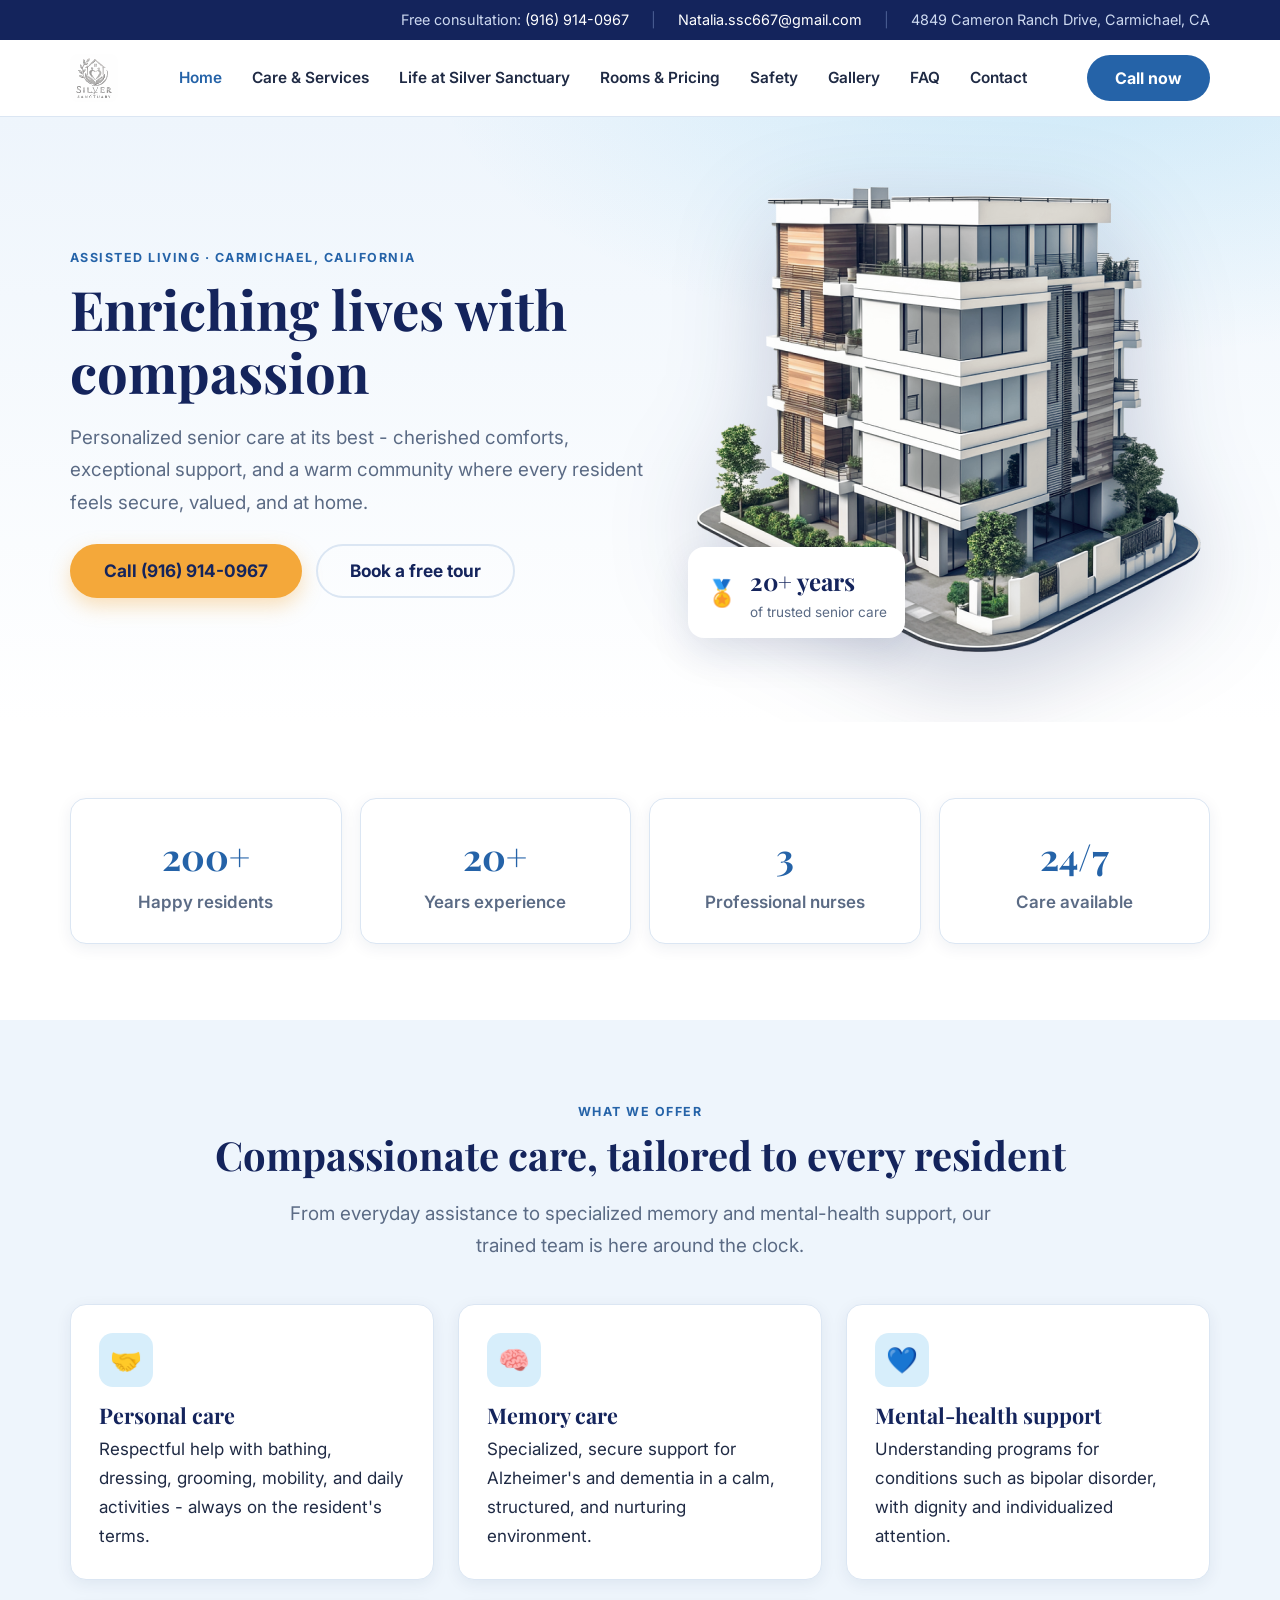
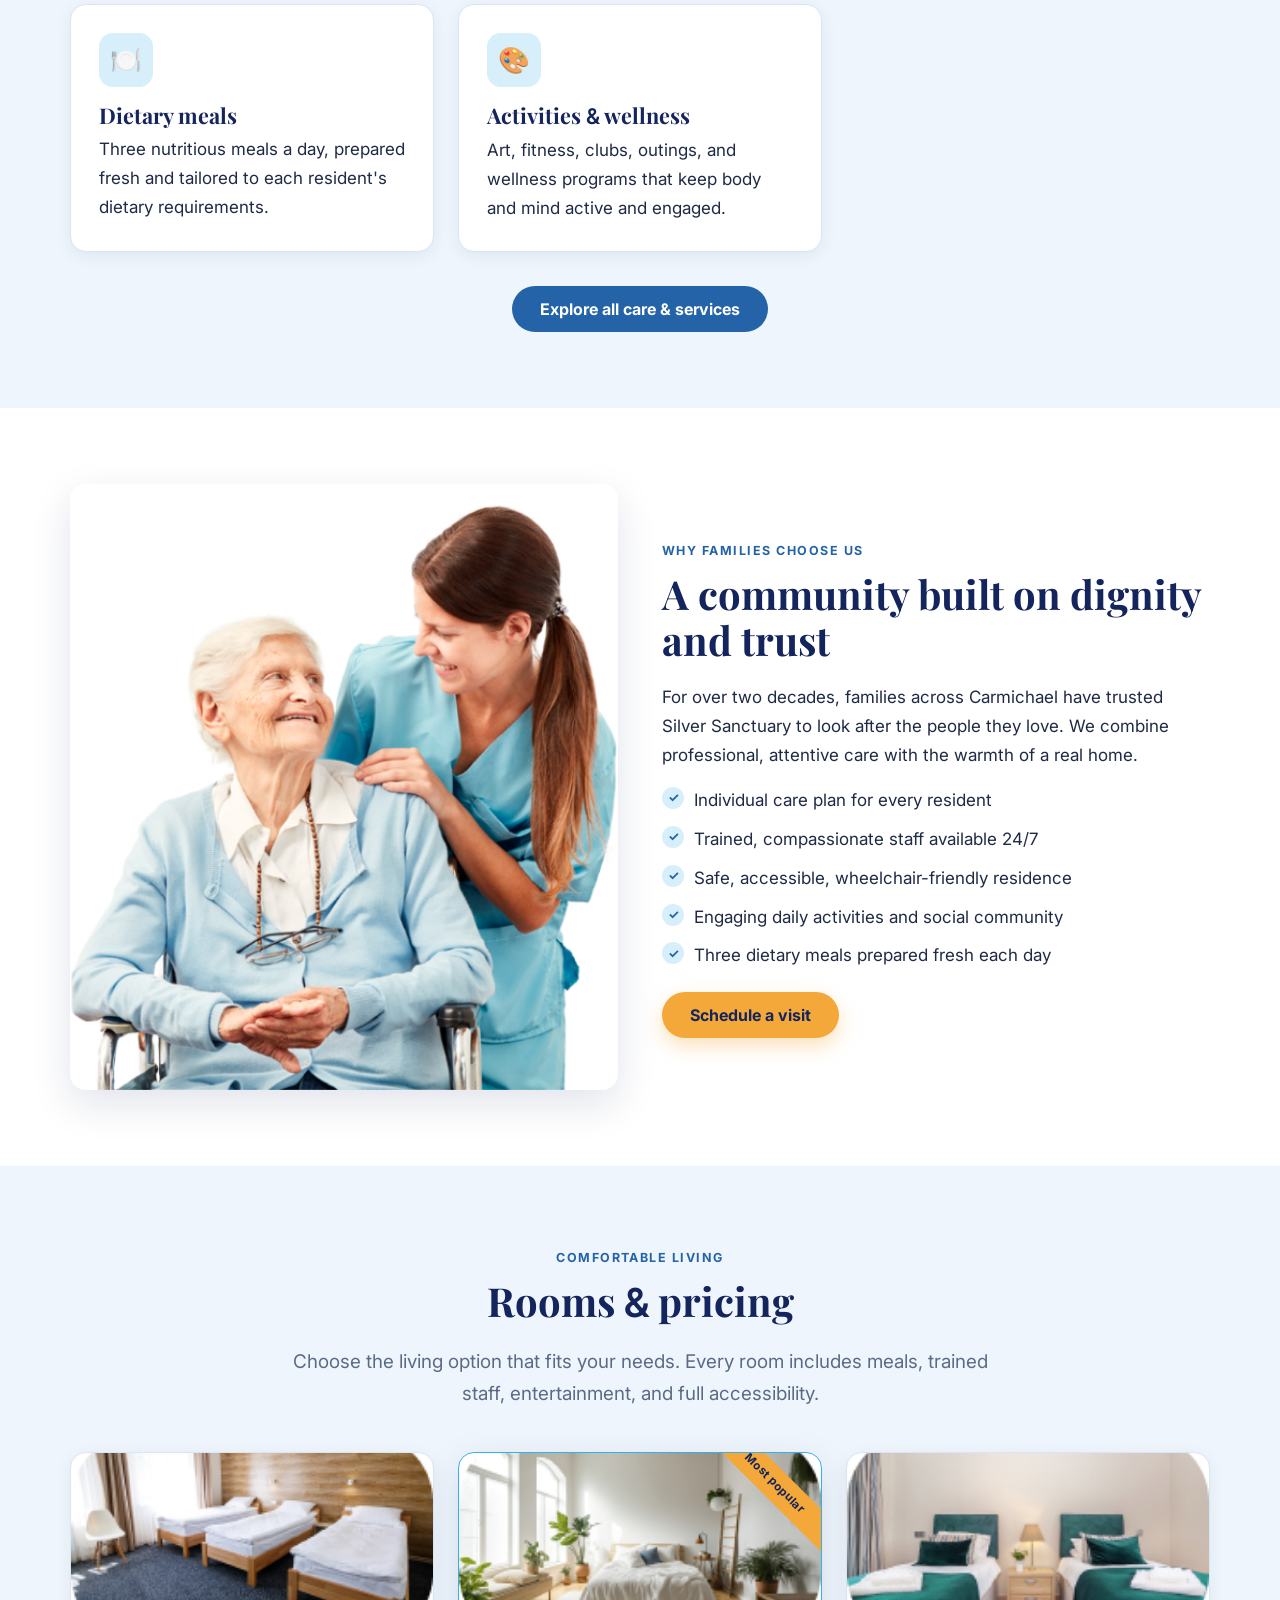
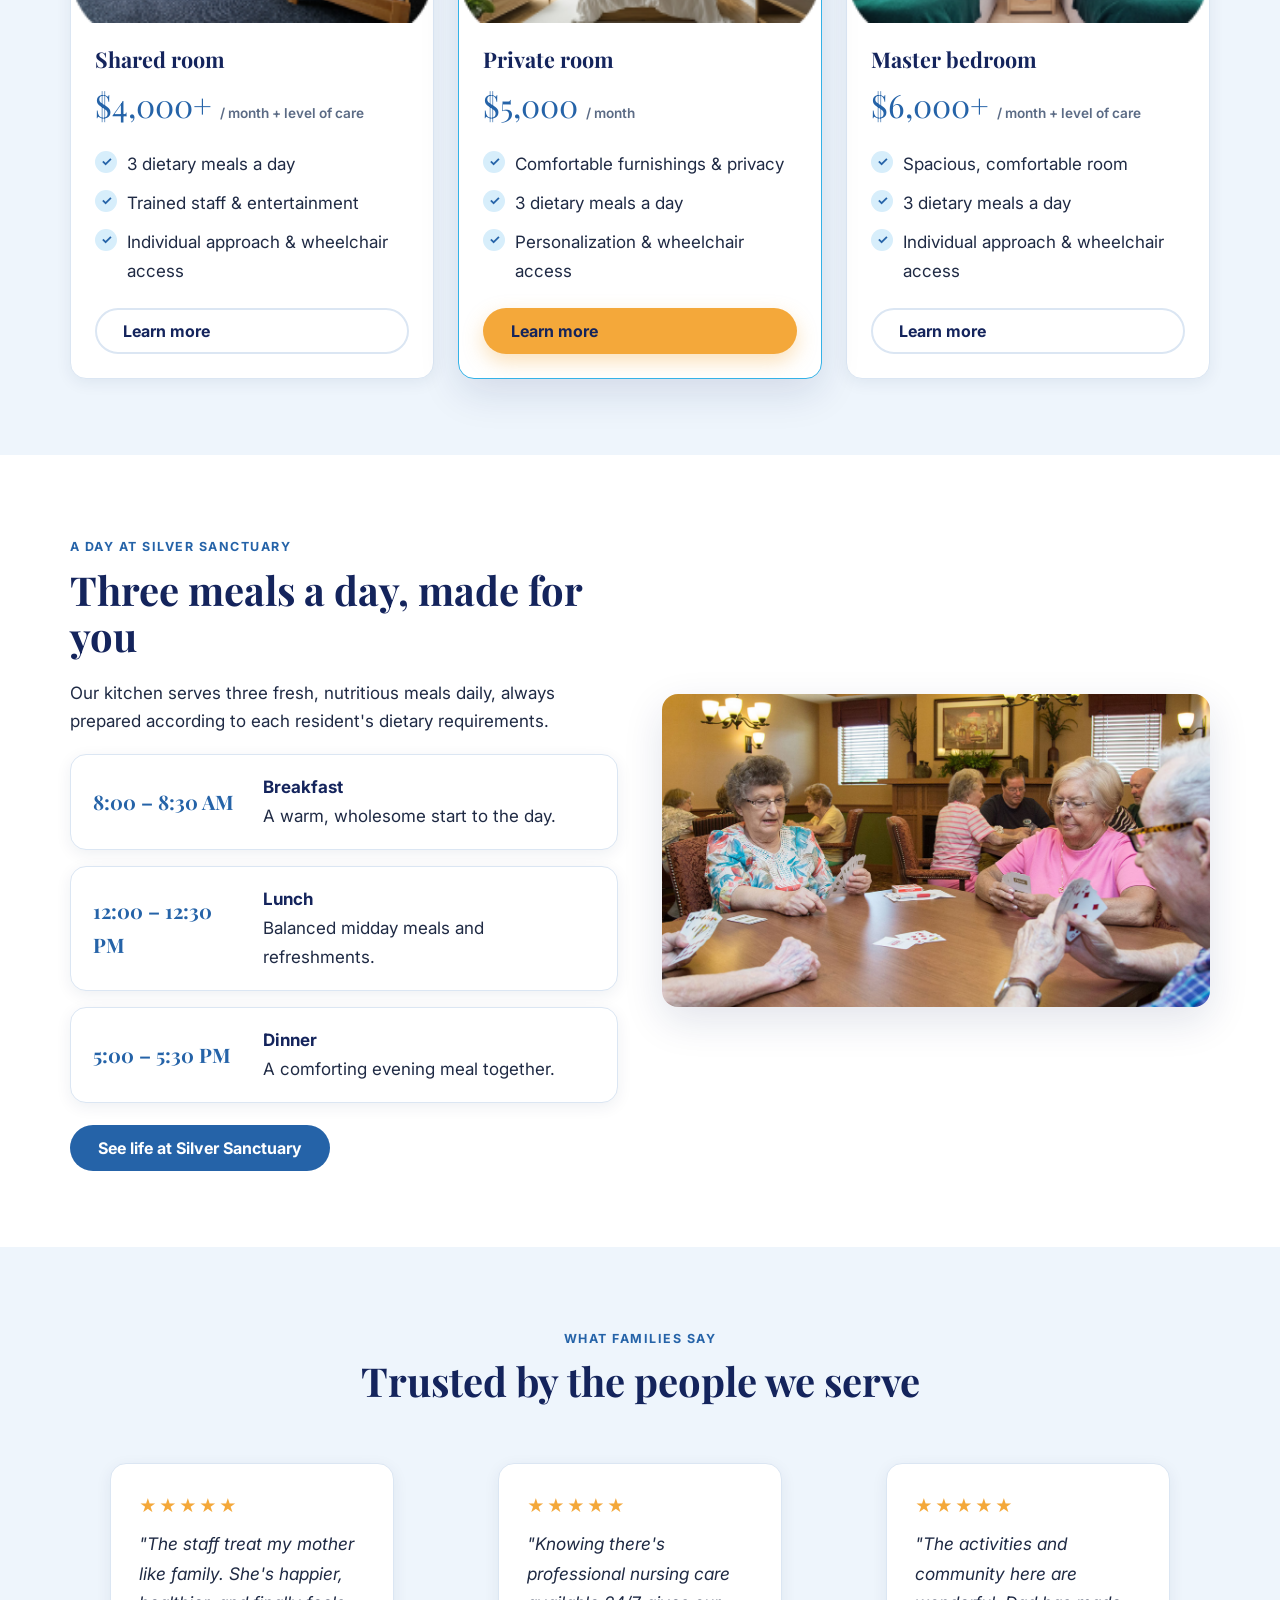
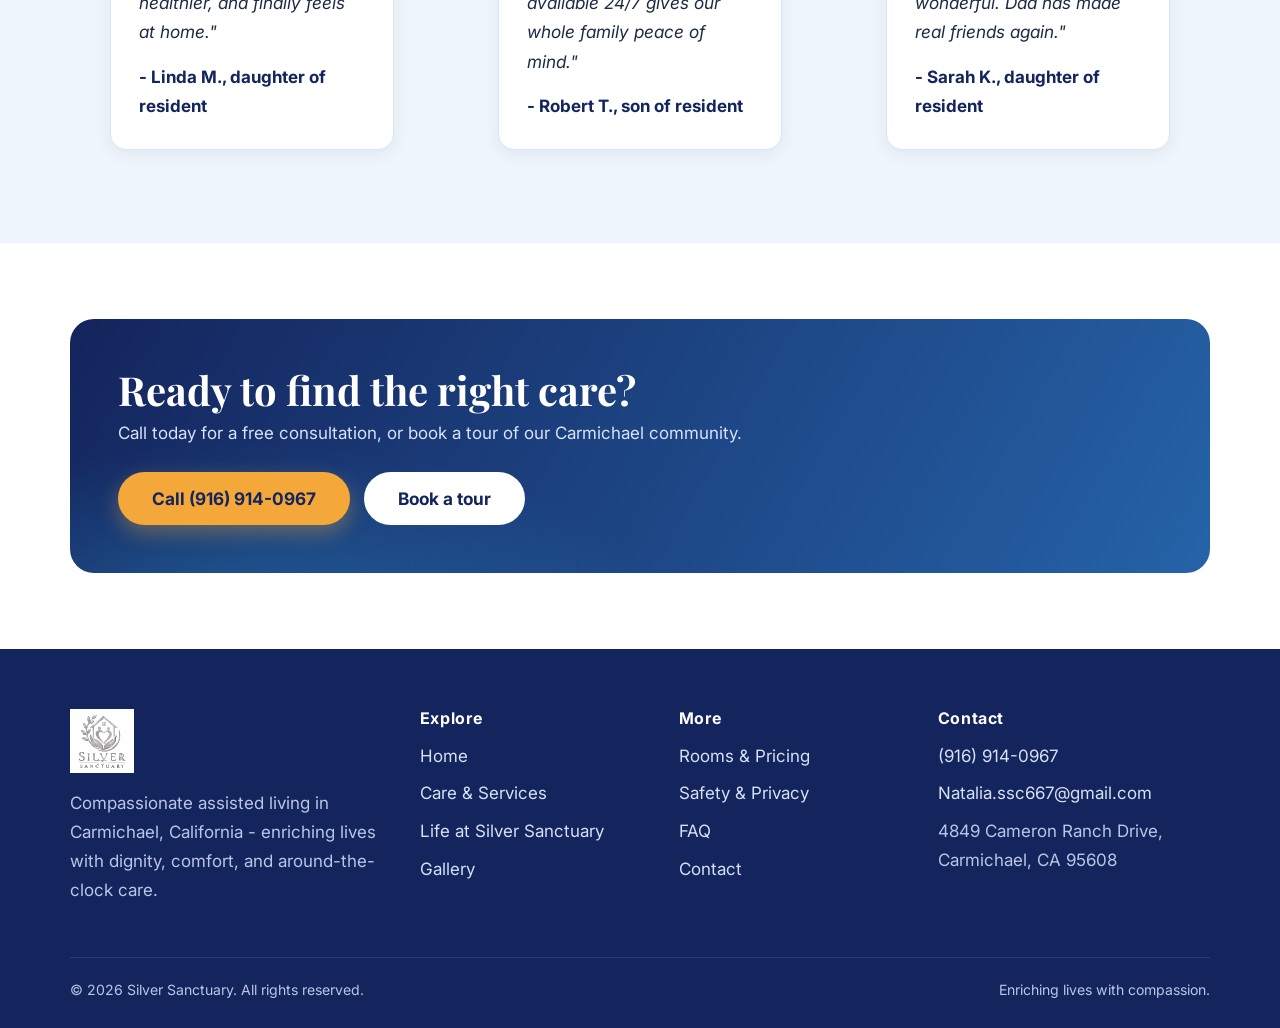
<file: index.html>
<!DOCTYPE html>
<html lang="en">
<head>
  <meta charset="UTF-8">
  <meta name="viewport" content="width=device-width, initial-scale=1.0">
  <title>Silver Sanctuary - Assisted Living in Carmichael, CA</title>
  <meta name="description" content="Silver Sanctuary is a compassionate assisted living community in Carmichael, California offering personal care, 24-hour nursing, memory care, dietary meals, and engaging daily activities.">
  <link rel="icon" href="assets/logo.svg?v=2" type="image/svg+xml">
  <link rel="preconnect" href="https://fonts.googleapis.com">
  <link rel="preconnect" href="https://fonts.gstatic.com" crossorigin>
  <link href="https://fonts.googleapis.com/css2?family=Inter:wght@400;600;700&family=Playfair+Display:wght@600;700&display=swap" rel="stylesheet">
  <link rel="stylesheet" href="css/styles.css?v=2">
  <script type="application/ld+json">
  {
    "@context": "https://schema.org",
    "@type": "AssistedLiving",
    "name": "Silver Sanctuary",
    "description": "Compassionate assisted living community in Carmichael, California.",
    "telephone": "+1-916-914-0967",
    "url": "https://sapphiresenior.care/",
    "address": {
      "@type": "PostalAddress",
      "streetAddress": "4849 Cameron Ranch Drive",
      "addressLocality": "Carmichael",
      "addressRegion": "CA",
      "postalCode": "95608",
      "addressCountry": "US"
    },
    "priceRange": "$4000-$6000+/month"
  }
  </script>
</head>
<body>
  <a class="skip-link" href="#main">Skip to content</a>

  <!-- ===== Top bar ===== -->
  <div class="topbar">
    <div class="container">
      <span>Free consultation: <a href="tel:+19169140967">(916)&nbsp;914-0967</a></span>
      <span class="sep">|</span>
      <span><a href="mailto:Natalia.ssc667@gmail.com">Natalia.ssc667@gmail.com</a></span>
      <span class="sep">|</span>
      <span>4849 Cameron Ranch Drive, Carmichael, CA</span>
    </div>
  </div>

  <!-- ===== Header ===== -->
  <header class="header">
    <div class="container">
      <a class="brand" href="index.html" aria-label="Silver Sanctuary - home">
        <span class="brand__logo"><img src="assets/logo.svg?v=2" alt="Silver Sanctuary" width="40" height="40"></span>
      </a>
      <nav class="nav" id="primary-nav" aria-label="Primary">
        <a href="index.html" aria-current="page">Home</a>
        <a href="care.html">Care &amp; Services</a>
        <a href="life.html">Life at Silver Sanctuary</a>
        <a href="rooms.html">Rooms &amp; Pricing</a>
        <a href="safety.html">Safety</a>
        <a href="gallery.html">Gallery</a>
        <a href="faq.html">FAQ</a>
        <a href="contact.html">Contact</a>
      </nav>
      <div class="header__cta">
        <a class="btn btn--blue" href="tel:+19169140967">Call now</a>
        <button class="nav-toggle" aria-label="Open menu" aria-controls="primary-nav" aria-expanded="false">☰</button>
      </div>
    </div>
  </header>

  <main id="main">
    <!-- ===== Hero ===== -->
    <section class="hero">
      <div class="container">
        <div class="hero__text">
          <span class="eyebrow">Assisted Living · Carmichael, California</span>
          <h1>Enriching lives with compassion</h1>
          <p class="lead">Personalized senior care at its best - cherished comforts, exceptional support, and a warm community where every resident feels secure, valued, and at home.</p>
          <div class="btn-row">
            <a class="btn btn--primary btn--lg" href="tel:+19169140967">Call (916) 914-0967</a>
            <a class="btn btn--ghost btn--lg" href="contact.html">Book a free tour</a>
          </div>
        </div>
        <div class="hero__media">
          <img src="assets/building.png" alt="Modern Silver Sanctuary residence building" width="504" height="461">
          <div class="hero__badge">
            <span class="ico">🏅</span>
            <span><strong>20+ years</strong>of trusted senior care</span>
          </div>
        </div>
      </div>
    </section>

    <!-- ===== Stats ===== -->
    <section class="section">
      <div class="container">
        <div class="stats reveal">
          <div class="stat"><strong>200+</strong><span>Happy residents</span></div>
          <div class="stat"><strong>20+</strong><span>Years experience</span></div>
          <div class="stat"><strong>3</strong><span>Professional nurses</span></div>
          <div class="stat"><strong>24/7</strong><span>Care available</span></div>
        </div>
      </div>
    </section>

    <!-- ===== Services ===== -->
    <section class="section section--alt">
      <div class="container">
        <div class="center reveal">
          <span class="eyebrow">What we offer</span>
          <h2>Compassionate care, tailored to every resident</h2>
          <p class="lead">From everyday assistance to specialized memory and mental-health support, our trained team is here around the clock.</p>
        </div>
        <div class="grid grid--3 reveal" style="margin-top:42px;">
          <article class="card">
            <div class="card__icon">🤝</div>
            <h3>Personal care</h3>
            <p>Respectful help with bathing, dressing, grooming, mobility, and daily activities - always on the resident's terms.</p>
          </article>
          <article class="card">
            <div class="card__icon">🧠</div>
            <h3>Memory care</h3>
            <p>Specialized, secure support for Alzheimer's and dementia in a calm, structured, and nurturing environment.</p>
          </article>
          <article class="card">
            <div class="card__icon">💙</div>
            <h3>Mental-health support</h3>
            <p>Understanding programs for conditions such as bipolar disorder, with dignity and individualized attention.</p>
          </article>
          <article class="card">
            <div class="card__icon">🍽️</div>
            <h3>Dietary meals</h3>
            <p>Three nutritious meals a day, prepared fresh and tailored to each resident's dietary requirements.</p>
          </article>
          <article class="card">
            <div class="card__icon">🎨</div>
            <h3>Activities <span class="amp">&amp;</span> wellness</h3>
            <p>Art, fitness, clubs, outings, and wellness programs that keep body and mind active and engaged.</p>
          </article>
        </div>
        <div class="center" style="margin-top:34px;">
          <a class="btn btn--blue" href="care.html">Explore all care &amp; services</a>
        </div>
      </div>
    </section>

    <!-- ===== Why choose ===== -->
    <section class="section">
      <div class="container">
        <div class="feature reveal">
          <div class="feature__media"><img src="assets/gallery-3.png" alt="A smiling nurse caring for a senior resident"></div>
          <div>
            <span class="eyebrow">Why families choose us</span>
            <h2>A community built on dignity and trust</h2>
            <p>For over two decades, families across Carmichael have trusted Silver Sanctuary to look after the people they love. We combine professional, attentive care with the warmth of a real home.</p>
            <ul class="checklist">
              <li>Individual care plan for every resident</li>
              <li>Trained, compassionate staff available 24/7</li>
              <li>Safe, accessible, wheelchair-friendly residence</li>
              <li>Engaging daily activities and social community</li>
              <li>Three dietary meals prepared fresh each day</li>
            </ul>
            <div class="btn-row" style="margin-top:22px;">
              <a class="btn btn--primary" href="contact.html">Schedule a visit</a>
            </div>
          </div>
        </div>
      </div>
    </section>

    <!-- ===== Rooms snapshot ===== -->
    <section class="section section--alt">
      <div class="container">
        <div class="center reveal">
          <span class="eyebrow">Comfortable living</span>
          <h2>Rooms <span class="amp">&amp;</span> pricing</h2>
          <p class="lead">Choose the living option that fits your needs. Every room includes meals, trained staff, entertainment, and full accessibility.</p>
        </div>
        <div class="pricing reveal" style="margin-top:42px;">
          <div class="price-card">
            <div class="price-card__img"><img src="assets/room-shared.png" alt="Shared bedroom with three beds" loading="lazy"></div>
            <div class="price-card__body">
              <h3>Shared room</h3>
              <div class="price">$4,000+ <small>/ month + level of care</small></div>
              <ul class="checklist">
                <li>3 dietary meals a day</li>
                <li>Trained staff &amp; entertainment</li>
                <li>Individual approach &amp; wheelchair access</li>
              </ul>
              <a class="btn btn--ghost" href="rooms.html">Learn more</a>
            </div>
          </div>
          <div class="price-card is-featured">
            <div class="price-card__img"><img src="assets/room-private.png" alt="Bright private bedroom" loading="lazy"></div>
            <div class="price-card__body">
              <h3>Private room</h3>
              <div class="price">$5,000 <small>/ month</small></div>
              <ul class="checklist">
                <li>Comfortable furnishings &amp; privacy</li>
                <li>3 dietary meals a day</li>
                <li>Personalization &amp; wheelchair access</li>
              </ul>
              <a class="btn btn--primary" href="rooms.html">Learn more</a>
            </div>
          </div>
          <div class="price-card">
            <div class="price-card__img"><img src="assets/room-master.png" alt="Spacious master bedroom" loading="lazy"></div>
            <div class="price-card__body">
              <h3>Master bedroom</h3>
              <div class="price">$6,000+ <small>/ month + level of care</small></div>
              <ul class="checklist">
                <li>Spacious, comfortable room</li>
                <li>3 dietary meals a day</li>
                <li>Individual approach &amp; wheelchair access</li>
              </ul>
              <a class="btn btn--ghost" href="rooms.html">Learn more</a>
            </div>
          </div>
        </div>
      </div>
    </section>

    <!-- ===== Daily schedule ===== -->
    <section class="section">
      <div class="container">
        <div class="feature feature--flip reveal">
          <div class="feature__media"><img src="assets/gallery-1.png" alt="Residents enjoying a card game together"></div>
          <div>
            <span class="eyebrow">A day at Silver Sanctuary</span>
            <h2>Three meals a day, made for you</h2>
            <p>Our kitchen serves three fresh, nutritious meals daily, always prepared according to each resident's dietary requirements.</p>
            <div class="schedule" style="margin-top:18px;">
              <div class="sched-row"><span class="time">8:00 – 8:30 AM</span><span class="meal"><strong>Breakfast</strong>A warm, wholesome start to the day.</span></div>
              <div class="sched-row"><span class="time">12:00 – 12:30 PM</span><span class="meal"><strong>Lunch</strong>Balanced midday meals and refreshments.</span></div>
              <div class="sched-row"><span class="time">5:00 – 5:30 PM</span><span class="meal"><strong>Dinner</strong>A comforting evening meal together.</span></div>
            </div>
            <div class="btn-row" style="margin-top:22px;">
              <a class="btn btn--blue" href="life.html">See life at Silver Sanctuary</a>
            </div>
          </div>
        </div>
      </div>
    </section>

    <!-- ===== Testimonials ===== -->
    <section class="section section--alt">
      <div class="container">
        <div class="center reveal">
          <span class="eyebrow">What families say</span>
          <h2>Trusted by the people we serve</h2>
        </div>
        <div class="grid grid--3 reveal" style="margin-top:42px;">
          <figure class="quote">
            <div class="stars" aria-label="5 out of 5 stars">★★★★★</div>
            <p>"The staff treat my mother like family. She's happier, healthier, and finally feels at home."</p>
            <figcaption class="who">- Linda M., daughter of resident</figcaption>
          </figure>
          <figure class="quote">
            <div class="stars" aria-label="5 out of 5 stars">★★★★★</div>
            <p>"Knowing there's professional nursing care available 24/7 gives our whole family peace of mind."</p>
            <figcaption class="who">- Robert T., son of resident</figcaption>
          </figure>
          <figure class="quote">
            <div class="stars" aria-label="5 out of 5 stars">★★★★★</div>
            <p>"The activities and community here are wonderful. Dad has made real friends again."</p>
            <figcaption class="who">- Sarah K., daughter of resident</figcaption>
          </figure>
        </div>
      </div>
    </section>

    <!-- ===== CTA ===== -->
    <section class="section">
      <div class="container">
        <div class="cta-strip reveal">
          <div>
            <h2>Ready to find the right care?</h2>
            <p>Call today for a free consultation, or book a tour of our Carmichael community.</p>
          </div>
          <div class="btn-row">
            <a class="btn btn--primary btn--lg" href="tel:+19169140967">Call (916) 914-0967</a>
            <a class="btn btn--white btn--lg" href="contact.html">Book a tour</a>
          </div>
        </div>
      </div>
    </section>
  </main>

  <!-- ===== Footer ===== -->
  <footer class="footer">
    <div class="container">
      <div class="footer__grid">
        <div class="footer__brand">
          <img src="assets/logo.svg?v=2" alt="Silver Sanctuary" width="64" height="64" style="margin-bottom:16px;">
          <p>Compassionate assisted living in Carmichael, California - enriching lives with dignity, comfort, and around-the-clock care.</p>
        </div>
        <div>
          <h4>Explore</h4>
          <ul>
            <li><a href="index.html">Home</a></li>
            <li><a href="care.html">Care &amp; Services</a></li>
            <li><a href="life.html">Life at Silver Sanctuary</a></li>
            <li><a href="gallery.html">Gallery</a></li>
          </ul>
        </div>
        <div>
          <h4>More</h4>
          <ul>
            <li><a href="rooms.html">Rooms &amp; Pricing</a></li>
            <li><a href="safety.html">Safety &amp; Privacy</a></li>
            <li><a href="faq.html">FAQ</a></li>
            <li><a href="contact.html">Contact</a></li>
          </ul>
        </div>
        <div>
          <h4>Contact</h4>
          <ul>
            <li><a href="tel:+19169140967">(916) 914-0967</a></li>
            <li><a href="mailto:Natalia.ssc667@gmail.com">Natalia.ssc667@gmail.com</a></li>
            <li>4849 Cameron Ranch Drive,<br>Carmichael, CA 95608</li>
          </ul>
        </div>
      </div>
      <div class="footer__bottom">
        <span>© <span id="year"></span> Silver Sanctuary. All rights reserved.</span>
        <span>Enriching lives with compassion.</span>
      </div>
    </div>
  </footer>

  <script src="js/main.js"></script>
</body>
</html>
</file>
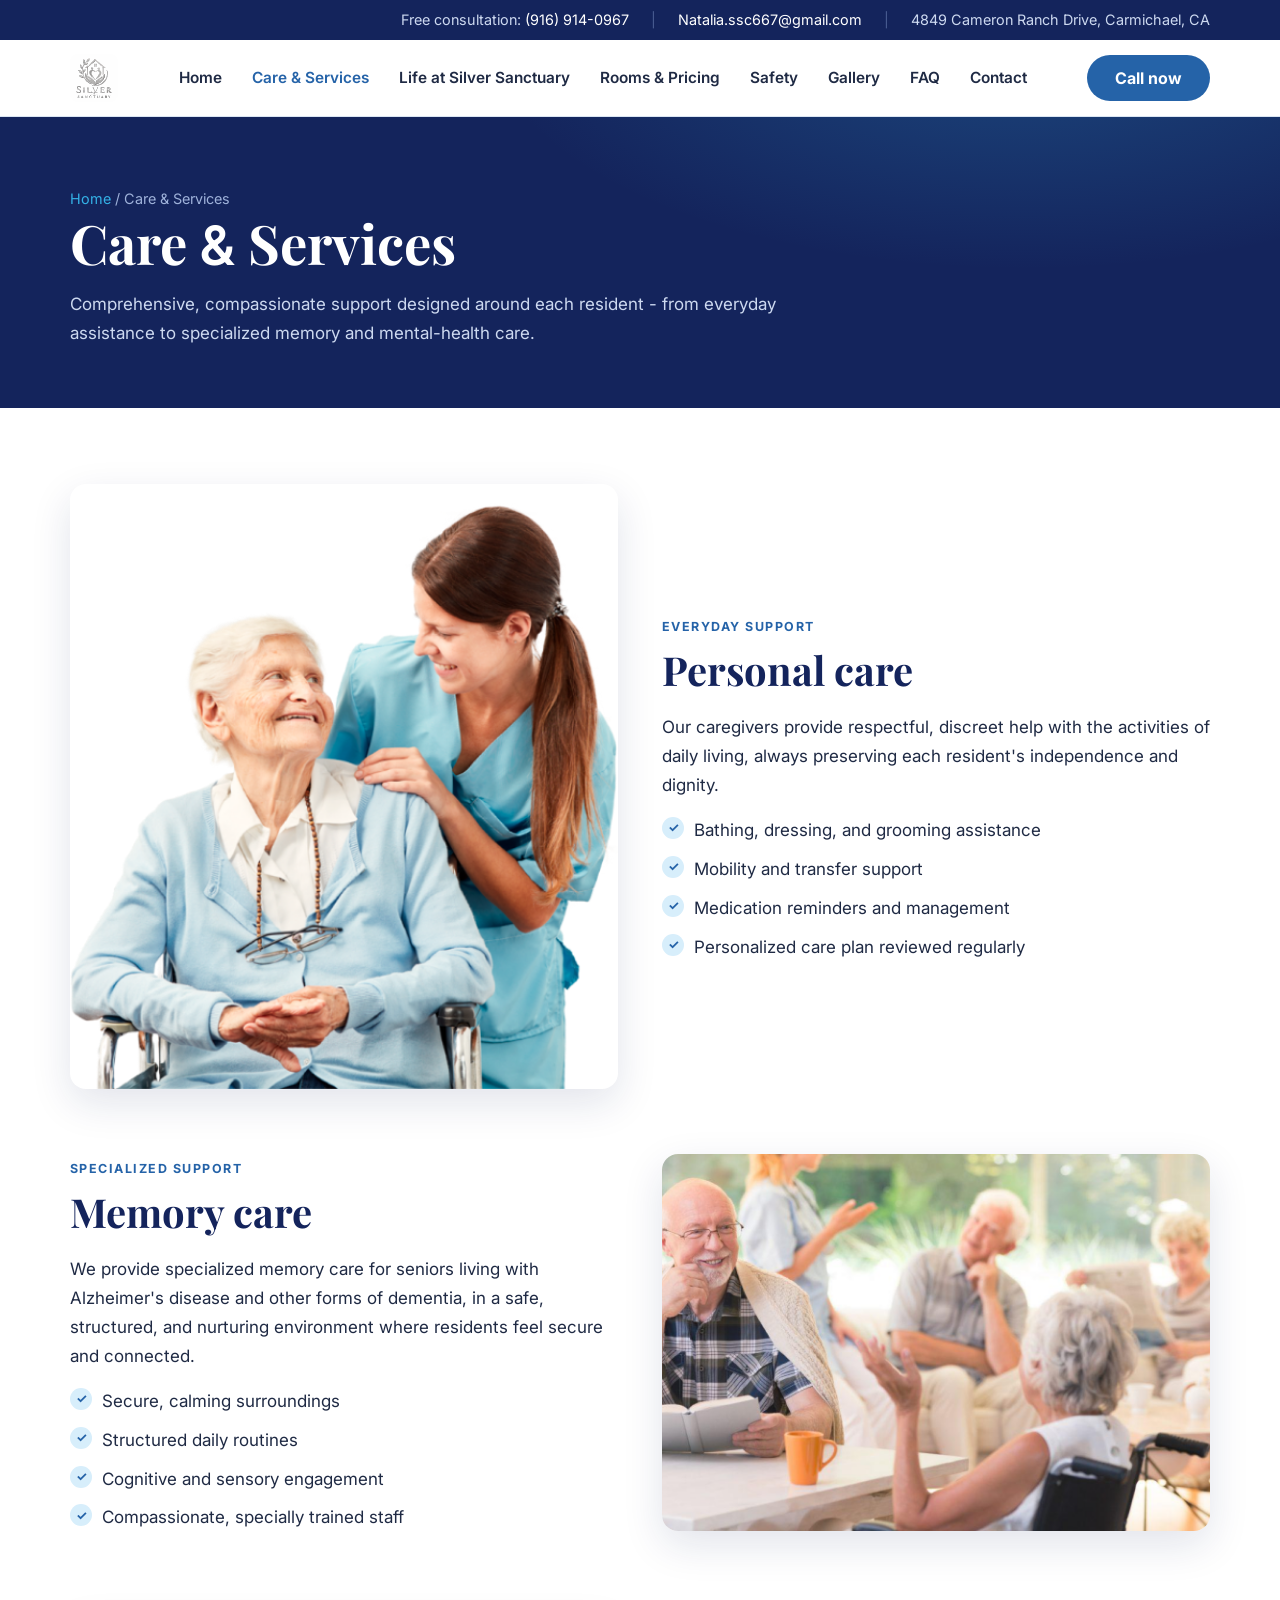
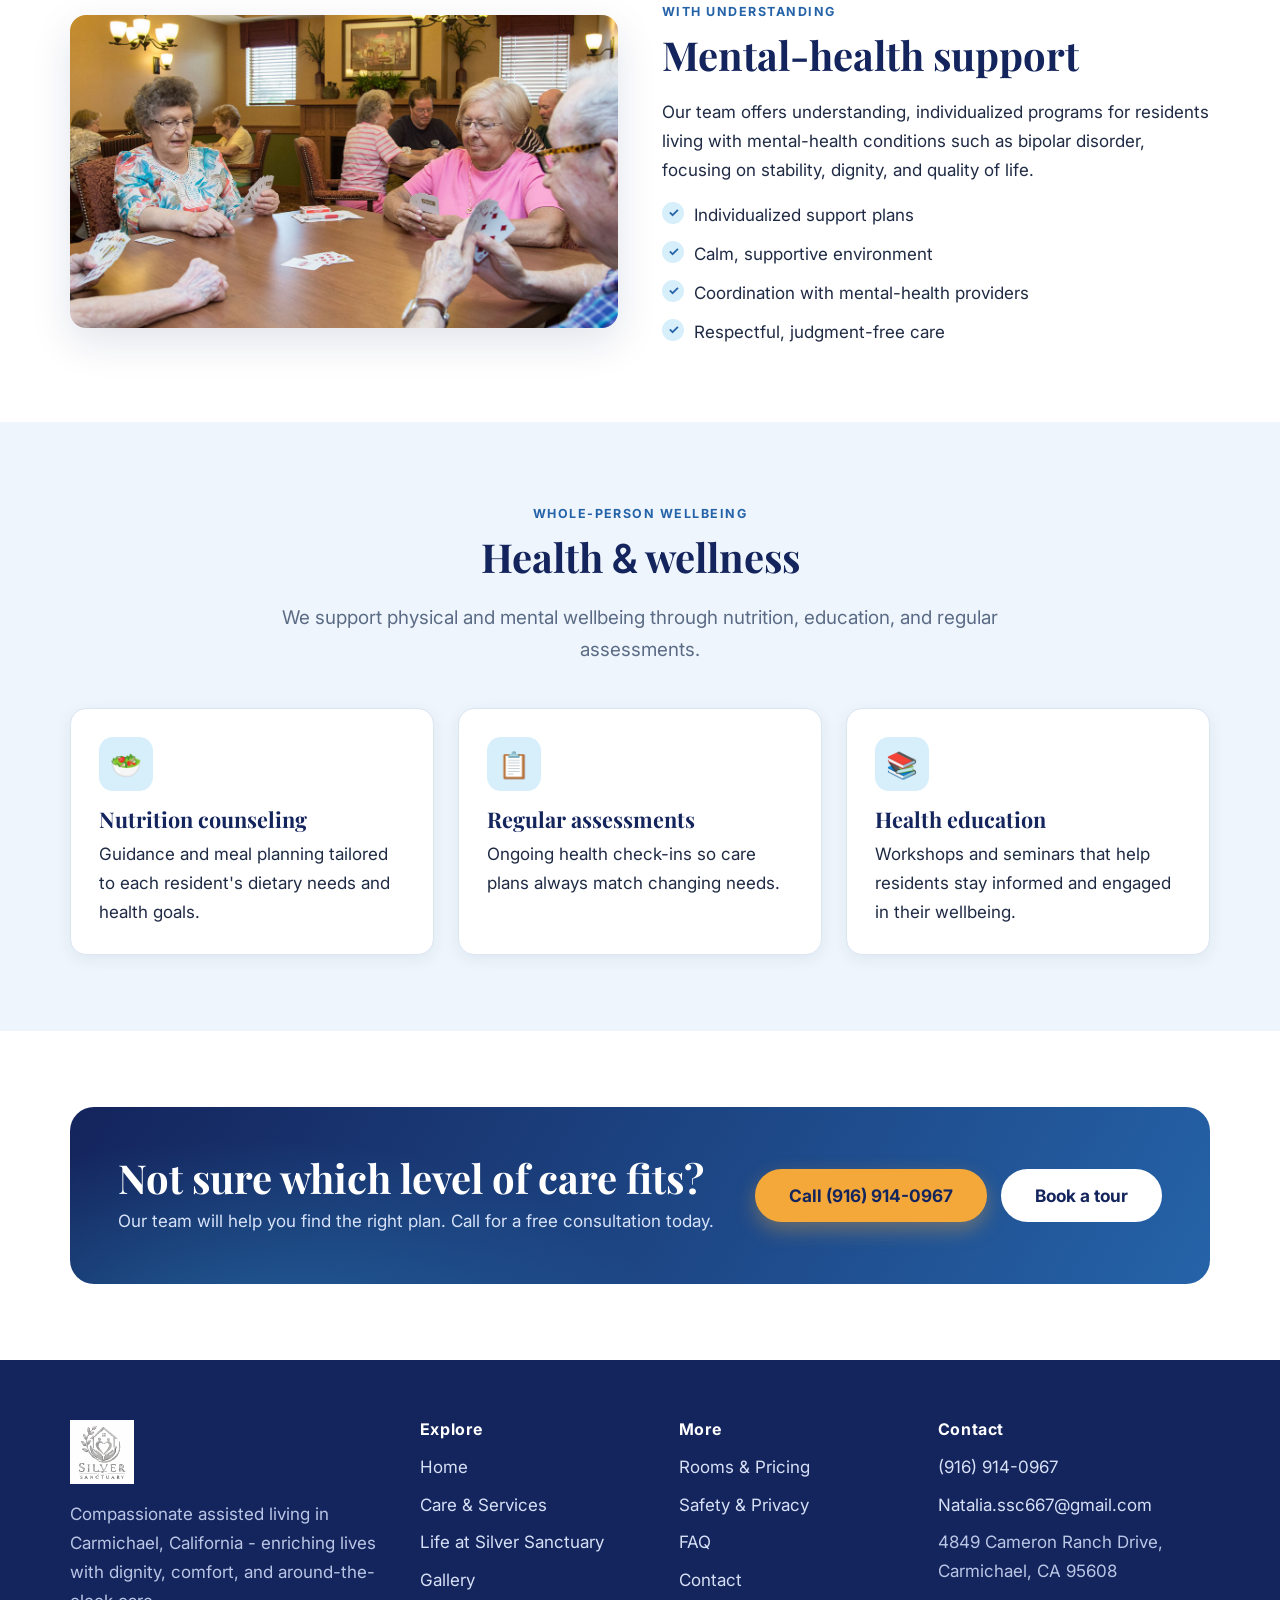
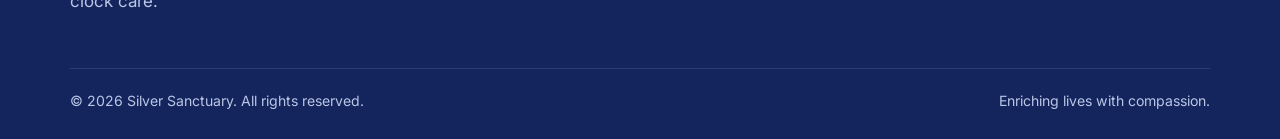
<file: care.html>
<!DOCTYPE html>
<html lang="en">
<head>
  <meta charset="UTF-8">
  <meta name="viewport" content="width=device-width, initial-scale=1.0">
  <title>Care &amp; Services - Silver Sanctuary</title>
  <meta name="description" content="Personal care, 24-hour nursing, memory care for Alzheimer's and dementia, mental-health support, and health &amp; wellness services at Silver Sanctuary in Carmichael, CA.">
  <link rel="icon" href="assets/logo.svg?v=2" type="image/svg+xml">
  <link rel="preconnect" href="https://fonts.googleapis.com">
  <link rel="preconnect" href="https://fonts.gstatic.com" crossorigin>
  <link href="https://fonts.googleapis.com/css2?family=Inter:wght@400;600;700&family=Playfair+Display:wght@600;700&display=swap" rel="stylesheet">
  <link rel="stylesheet" href="css/styles.css?v=2">
</head>
<body>
  <a class="skip-link" href="#main">Skip to content</a>
  <div class="topbar">
    <div class="container">
      <span>Free consultation: <a href="tel:+19169140967">(916)&nbsp;914-0967</a></span>
      <span class="sep">|</span>
      <span><a href="mailto:Natalia.ssc667@gmail.com">Natalia.ssc667@gmail.com</a></span>
      <span class="sep">|</span>
      <span>4849 Cameron Ranch Drive, Carmichael, CA</span>
    </div>
  </div>
  <header class="header">
    <div class="container">
      <a class="brand" href="index.html" aria-label="Silver Sanctuary - home">
        <span class="brand__logo"><img src="assets/logo.svg?v=2" alt="Silver Sanctuary" width="40" height="40"></span>
      </a>
      <nav class="nav" id="primary-nav" aria-label="Primary">
        <a href="index.html">Home</a>
        <a href="care.html" aria-current="page">Care &amp; Services</a>
        <a href="life.html">Life at Silver Sanctuary</a>
        <a href="rooms.html">Rooms &amp; Pricing</a>
        <a href="safety.html">Safety</a>
        <a href="gallery.html">Gallery</a>
        <a href="faq.html">FAQ</a>
        <a href="contact.html">Contact</a>
      </nav>
      <div class="header__cta">
        <a class="btn btn--blue" href="tel:+19169140967">Call now</a>
        <button class="nav-toggle" aria-label="Open menu" aria-controls="primary-nav" aria-expanded="false">☰</button>
      </div>
    </div>
  </header>

  <main id="main">
    <section class="banner">
      <div class="container">
        <p class="crumbs"><a href="index.html">Home</a> / Care &amp; Services</p>
        <h1>Care <span class="amp">&amp;</span> Services</h1>
        <p>Comprehensive, compassionate support designed around each resident - from everyday assistance to specialized memory and mental-health care.</p>
      </div>
    </section>

    <section class="section">
      <div class="container">
        <!-- Personal care -->
        <div class="feature reveal" id="personal-care">
          <div class="feature__media"><img src="assets/gallery-3.png" alt="Nurse assisting a senior resident"></div>
          <div>
            <span class="eyebrow">Everyday support</span>
            <h2>Personal care</h2>
            <p>Our caregivers provide respectful, discreet help with the activities of daily living, always preserving each resident's independence and dignity.</p>
            <ul class="checklist">
              <li>Bathing, dressing, and grooming assistance</li>
              <li>Mobility and transfer support</li>
              <li>Medication reminders and management</li>
              <li>Personalized care plan reviewed regularly</li>
            </ul>
          </div>
        </div>

        <!-- Memory care -->
        <div class="feature feature--flip reveal" id="memory-care">
          <div class="feature__media"><img src="assets/gallery-4.png" alt="Seniors relaxing and reading in a bright lounge"></div>
          <div>
            <span class="eyebrow">Specialized support</span>
            <h2>Memory care</h2>
            <p>We provide specialized memory care for seniors living with Alzheimer's disease and other forms of dementia, in a safe, structured, and nurturing environment where residents feel secure and connected.</p>
            <ul class="checklist">
              <li>Secure, calming surroundings</li>
              <li>Structured daily routines</li>
              <li>Cognitive and sensory engagement</li>
              <li>Compassionate, specially trained staff</li>
            </ul>
          </div>
        </div>

        <!-- Mental health -->
        <div class="feature reveal" id="mental-health">
          <div class="feature__media"><img src="assets/gallery-1.png" alt="Residents enjoying a social card game"></div>
          <div>
            <span class="eyebrow">With understanding</span>
            <h2>Mental-health support</h2>
            <p>Our team offers understanding, individualized programs for residents living with mental-health conditions such as bipolar disorder, focusing on stability, dignity, and quality of life.</p>
            <ul class="checklist">
              <li>Individualized support plans</li>
              <li>Calm, supportive environment</li>
              <li>Coordination with mental-health providers</li>
              <li>Respectful, judgment-free care</li>
            </ul>
          </div>
        </div>
      </div>
    </section>

    <!-- Health & wellness -->
    <section class="section section--alt">
      <div class="container">
        <div class="center reveal">
          <span class="eyebrow">Whole-person wellbeing</span>
          <h2>Health <span class="amp">&amp;</span> wellness</h2>
          <p class="lead">We support physical and mental wellbeing through nutrition, education, and regular assessments.</p>
        </div>
        <div class="grid grid--3 reveal" style="margin-top:42px;">
          <article class="card"><div class="card__icon">🥗</div><h3>Nutrition counseling</h3><p>Guidance and meal planning tailored to each resident's dietary needs and health goals.</p></article>
          <article class="card"><div class="card__icon">📋</div><h3>Regular assessments</h3><p>Ongoing health check-ins so care plans always match changing needs.</p></article>
          <article class="card"><div class="card__icon">📚</div><h3>Health education</h3><p>Workshops and seminars that help residents stay informed and engaged in their wellbeing.</p></article>
        </div>
      </div>
    </section>

    <section class="section">
      <div class="container">
        <div class="cta-strip reveal">
          <div>
            <h2>Not sure which level of care fits?</h2>
            <p>Our team will help you find the right plan. Call for a free consultation today.</p>
          </div>
          <div class="btn-row">
            <a class="btn btn--primary btn--lg" href="tel:+19169140967">Call (916) 914-0967</a>
            <a class="btn btn--white btn--lg" href="contact.html">Book a tour</a>
          </div>
        </div>
      </div>
    </section>
  </main>

  <footer class="footer">
    <div class="container">
      <div class="footer__grid">
        <div class="footer__brand">
          <img src="assets/logo.svg?v=2" alt="Silver Sanctuary" width="64" height="64" style="margin-bottom:16px;">
          <p>Compassionate assisted living in Carmichael, California - enriching lives with dignity, comfort, and around-the-clock care.</p>
        </div>
        <div><h4>Explore</h4><ul><li><a href="index.html">Home</a></li><li><a href="care.html">Care &amp; Services</a></li><li><a href="life.html">Life at Silver Sanctuary</a></li><li><a href="gallery.html">Gallery</a></li></ul></div>
        <div><h4>More</h4><ul><li><a href="rooms.html">Rooms &amp; Pricing</a></li><li><a href="safety.html">Safety &amp; Privacy</a></li><li><a href="faq.html">FAQ</a></li><li><a href="contact.html">Contact</a></li></ul></div>
        <div><h4>Contact</h4><ul><li><a href="tel:+19169140967">(916) 914-0967</a></li><li><a href="mailto:Natalia.ssc667@gmail.com">Natalia.ssc667@gmail.com</a></li><li>4849 Cameron Ranch Drive,<br>Carmichael, CA 95608</li></ul></div>
      </div>
      <div class="footer__bottom">
        <span>© <span id="year"></span> Silver Sanctuary. All rights reserved.</span>
        <span>Enriching lives with compassion.</span>
      </div>
    </div>
  </footer>
  <script src="js/main.js"></script>
</body>
</html>
</file>
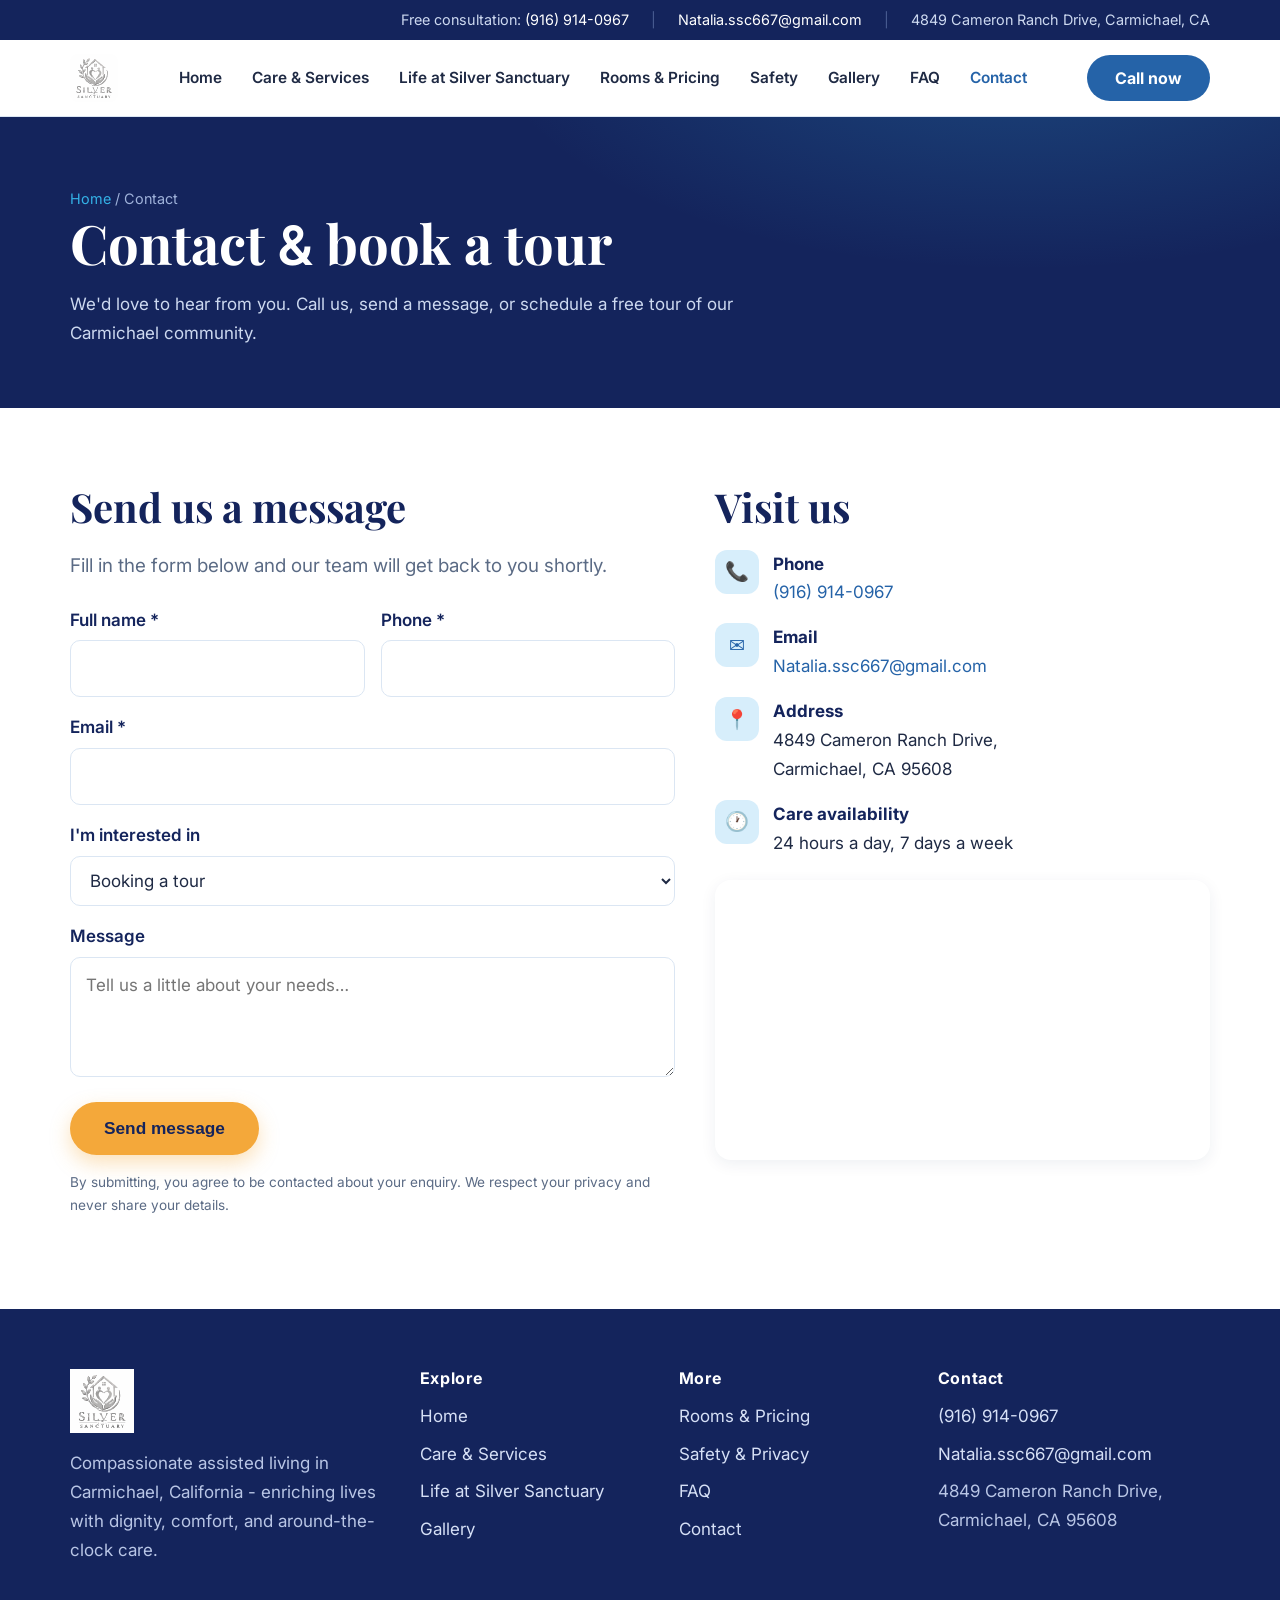
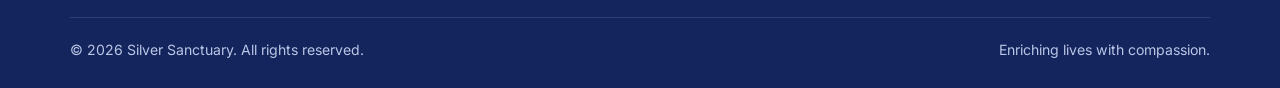
<file: contact.html>
<!DOCTYPE html>
<html lang="en">
<head>
  <meta charset="UTF-8">
  <meta name="viewport" content="width=device-width, initial-scale=1.0">
  <title>Contact &amp; Book a Tour - Silver Sanctuary</title>
  <meta name="description" content="Contact Silver Sanctuary in Carmichael, CA. Call (916) 914-0967, send a message, or book a free tour of our assisted living community.">
  <link rel="icon" href="assets/logo.svg?v=2" type="image/svg+xml">
  <link rel="preconnect" href="https://fonts.googleapis.com">
  <link rel="preconnect" href="https://fonts.gstatic.com" crossorigin>
  <link href="https://fonts.googleapis.com/css2?family=Inter:wght@400;600;700&family=Playfair+Display:wght@600;700&display=swap" rel="stylesheet">
  <link rel="stylesheet" href="css/styles.css?v=2">
</head>
<body>
  <a class="skip-link" href="#main">Skip to content</a>
  <div class="topbar">
    <div class="container">
      <span>Free consultation: <a href="tel:+19169140967">(916)&nbsp;914-0967</a></span>
      <span class="sep">|</span>
      <span><a href="mailto:Natalia.ssc667@gmail.com">Natalia.ssc667@gmail.com</a></span>
      <span class="sep">|</span>
      <span>4849 Cameron Ranch Drive, Carmichael, CA</span>
    </div>
  </div>
  <header class="header">
    <div class="container">
      <a class="brand" href="index.html" aria-label="Silver Sanctuary - home">
        <span class="brand__logo"><img src="assets/logo.svg?v=2" alt="Silver Sanctuary" width="40" height="40"></span>
      </a>
      <nav class="nav" id="primary-nav" aria-label="Primary">
        <a href="index.html">Home</a>
        <a href="care.html">Care &amp; Services</a>
        <a href="life.html">Life at Silver Sanctuary</a>
        <a href="rooms.html">Rooms &amp; Pricing</a>
        <a href="safety.html">Safety</a>
        <a href="gallery.html">Gallery</a>
        <a href="faq.html">FAQ</a>
        <a href="contact.html" aria-current="page">Contact</a>
      </nav>
      <div class="header__cta">
        <a class="btn btn--blue" href="tel:+19169140967">Call now</a>
        <button class="nav-toggle" aria-label="Open menu" aria-controls="primary-nav" aria-expanded="false">☰</button>
      </div>
    </div>
  </header>

  <main id="main">
    <section class="banner">
      <div class="container">
        <p class="crumbs"><a href="index.html">Home</a> / Contact</p>
        <h1>Contact <span class="amp">&amp;</span> book a tour</h1>
        <p>We'd love to hear from you. Call us, send a message, or schedule a free tour of our Carmichael community.</p>
      </div>
    </section>

    <section class="section">
      <div class="container">
        <div class="contact-grid">
          <!-- Form -->
          <div class="reveal">
            <h2>Send us a message</h2>
            <p class="lead" style="margin-bottom:24px;">Fill in the form below and our team will get back to you shortly.</p>

            <!-- NOTE: replace YOUR_FORM_ID with your real Formspree form ID -->
            <form class="form" action="https://formspree.io/f/mldedaqk" method="POST">
              <div class="row2">
                <div class="field">
                  <label for="name">Full name *</label>
                  <input type="text" id="name" name="name" autocomplete="name" required>
                </div>
                <div class="field">
                  <label for="phone">Phone *</label>
                  <input type="tel" id="phone" name="phone" autocomplete="tel" required>
                </div>
              </div>
              <div class="field">
                <label for="email">Email *</label>
                <input type="email" id="email" name="email" autocomplete="email" required>
              </div>
              <div class="field">
                <label for="interest">I'm interested in</label>
                <select id="interest" name="interest">
                  <option>Booking a tour</option>
                  <option>Care &amp; services</option>
                  <option>Rooms &amp; pricing</option>
                  <option>General question</option>
                </select>
              </div>
              <div class="field">
                <label for="message">Message</label>
                <textarea id="message" name="message" placeholder="Tell us a little about your needs…"></textarea>
              </div>
              <!-- Formspree settings -->
              <input type="hidden" name="_subject" value="New enquiry - Silver Sanctuary website">
              <input type="text" name="_gotcha" style="display:none" tabindex="-1" autocomplete="off" aria-hidden="true">
              <div class="btn-row">
                <button type="submit" class="btn btn--primary btn--lg">Send message</button>
              </div>
              <p class="help">By submitting, you agree to be contacted about your enquiry. We respect your privacy and never share your details.</p>
            </form>
          </div>

          <!-- Info -->
          <div class="reveal">
            <h2>Visit us</h2>
            <ul class="info-list">
              <li>
                <span class="ico">📞</span>
                <span><strong>Phone</strong><a href="tel:+19169140967">(916) 914-0967</a></span>
              </li>
              <li>
                <span class="ico">✉️</span>
                <span><strong>Email</strong><a href="mailto:Natalia.ssc667@gmail.com">Natalia.ssc667@gmail.com</a></span>
              </li>
              <li>
                <span class="ico">📍</span>
                <span><strong>Address</strong>4849 Cameron Ranch Drive,<br>Carmichael, CA 95608</span>
              </li>
              <li>
                <span class="ico">🕐</span>
                <span><strong>Care availability</strong>24 hours a day, 7 days a week</span>
              </li>
            </ul>
            <iframe
              class="map-embed"
              title="Map to Silver Sanctuary, 4849 Cameron Ranch Drive, Carmichael, CA"
              src="https://www.google.com/maps?q=4849+Cameron+Ranch+Drive,+Carmichael,+CA+95608&output=embed"
              loading="lazy"
              referrerpolicy="no-referrer-when-downgrade"></iframe>
          </div>
        </div>
      </div>
    </section>
  </main>

  <footer class="footer">
    <div class="container">
      <div class="footer__grid">
        <div class="footer__brand">
          <img src="assets/logo.svg?v=2" alt="Silver Sanctuary" width="64" height="64" style="margin-bottom:16px;">
          <p>Compassionate assisted living in Carmichael, California - enriching lives with dignity, comfort, and around-the-clock care.</p>
        </div>
        <div><h4>Explore</h4><ul><li><a href="index.html">Home</a></li><li><a href="care.html">Care &amp; Services</a></li><li><a href="life.html">Life at Silver Sanctuary</a></li><li><a href="gallery.html">Gallery</a></li></ul></div>
        <div><h4>More</h4><ul><li><a href="rooms.html">Rooms &amp; Pricing</a></li><li><a href="safety.html">Safety &amp; Privacy</a></li><li><a href="faq.html">FAQ</a></li><li><a href="contact.html">Contact</a></li></ul></div>
        <div><h4>Contact</h4><ul><li><a href="tel:+19169140967">(916) 914-0967</a></li><li><a href="mailto:Natalia.ssc667@gmail.com">Natalia.ssc667@gmail.com</a></li><li>4849 Cameron Ranch Drive,<br>Carmichael, CA 95608</li></ul></div>
      </div>
      <div class="footer__bottom">
        <span>© <span id="year"></span> Silver Sanctuary. All rights reserved.</span>
        <span>Enriching lives with compassion.</span>
      </div>
    </div>
  </footer>
  <script src="js/main.js"></script>
</body>
</html>
</file>
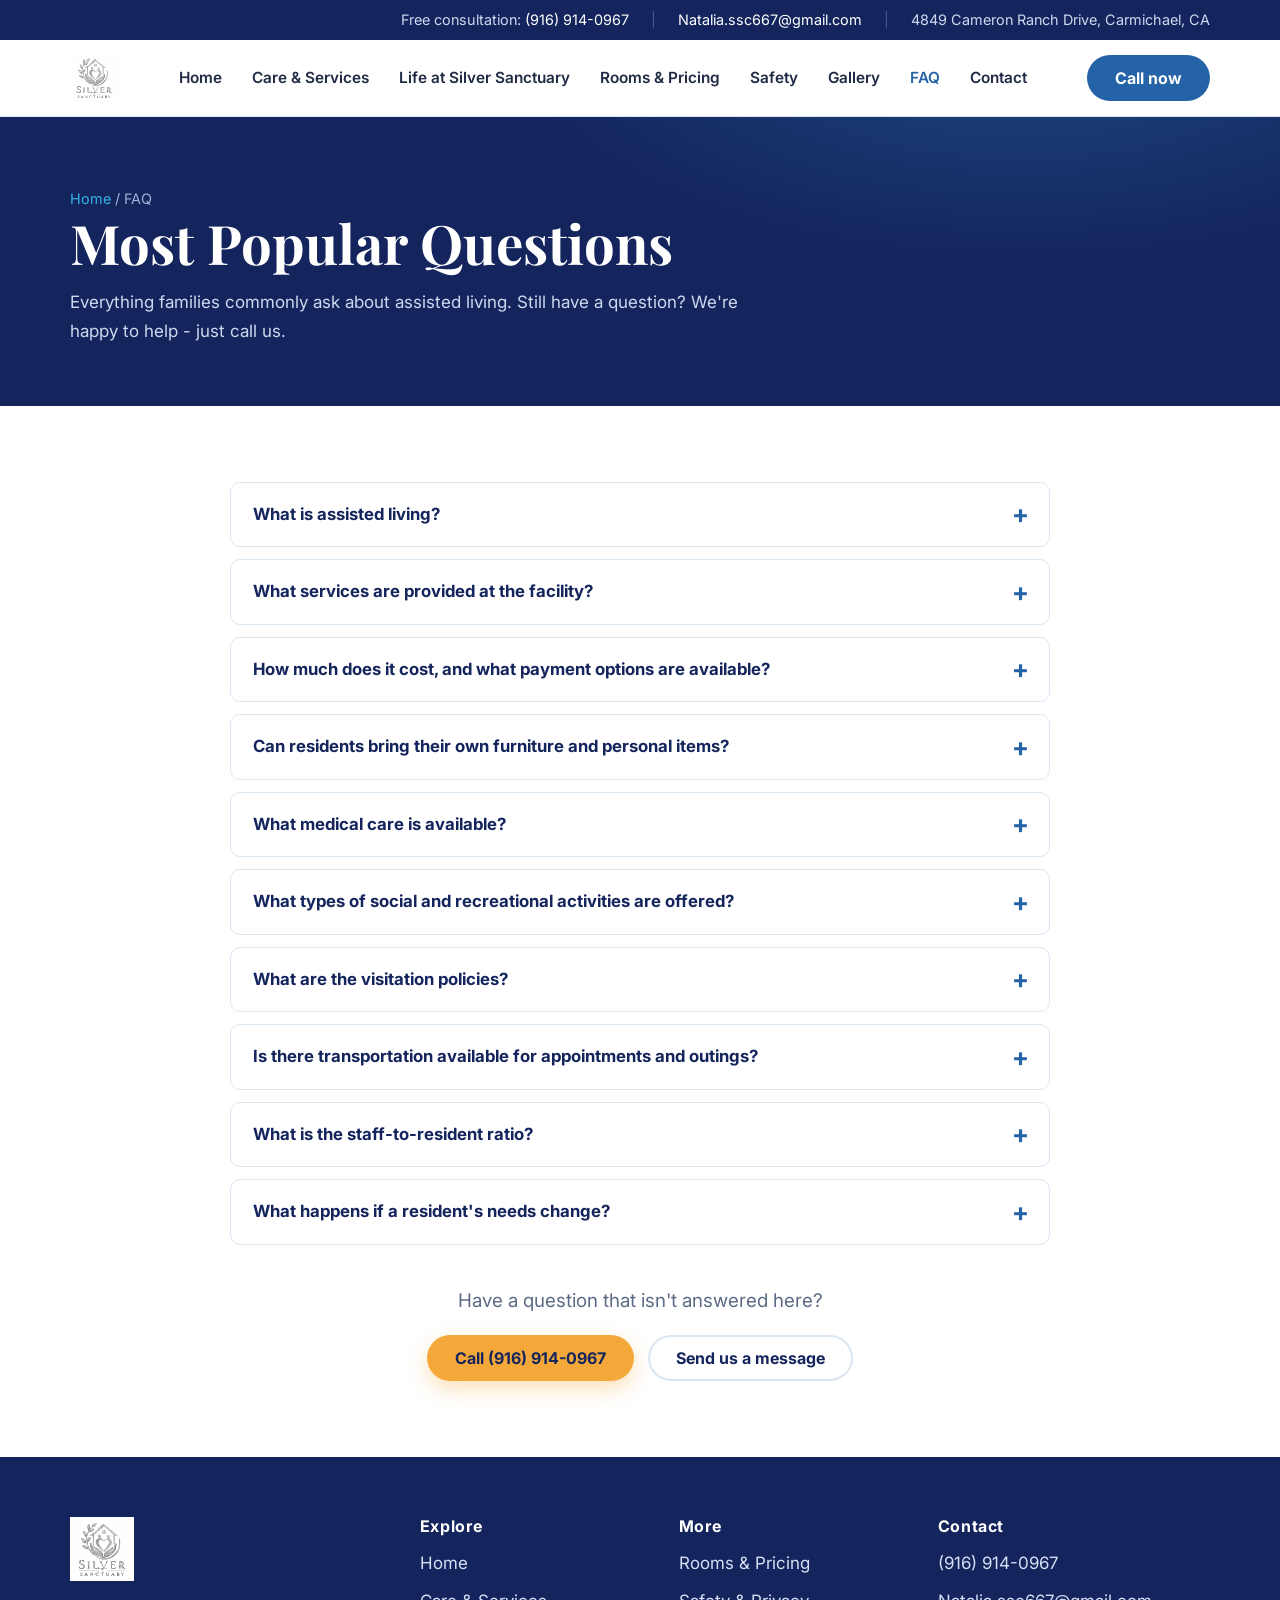
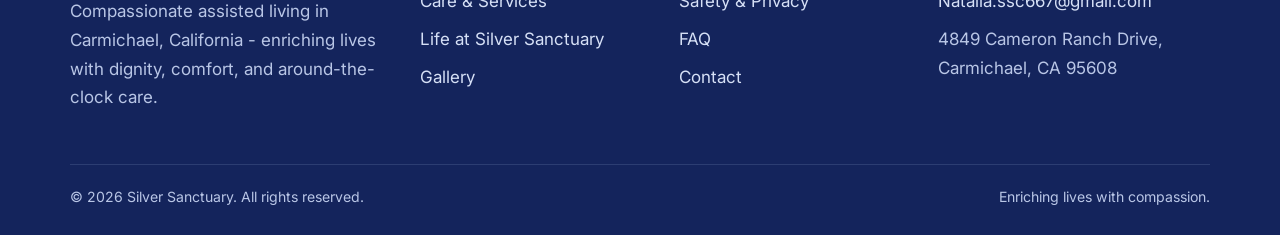
<file: faq.html>
<!DOCTYPE html>
<html lang="en">
<head>
  <meta charset="UTF-8">
  <meta name="viewport" content="width=device-width, initial-scale=1.0">
  <title>FAQ - Silver Sanctuary</title>
  <meta name="description" content="Answers to the most popular questions about assisted living: services, costs, medical care, activities, visitation, transportation, and more.">
  <link rel="icon" href="assets/logo.svg?v=2" type="image/svg+xml">
  <link rel="preconnect" href="https://fonts.googleapis.com">
  <link rel="preconnect" href="https://fonts.gstatic.com" crossorigin>
  <link href="https://fonts.googleapis.com/css2?family=Inter:wght@400;600;700&family=Playfair+Display:wght@600;700&display=swap" rel="stylesheet">
  <link rel="stylesheet" href="css/styles.css?v=2">
  <script type="application/ld+json">
  {
    "@context": "https://schema.org",
    "@type": "FAQPage",
    "mainEntity": [
      {"@type":"Question","name":"What is assisted living?","acceptedAnswer":{"@type":"Answer","text":"Assisted living is a type of housing designed for individuals who need some help with daily activities, such as bathing, dressing, and medication management, but do not require the intensive care provided in a nursing home."}},
      {"@type":"Question","name":"What services are provided at the facility?","acceptedAnswer":{"@type":"Answer","text":"Assisted living facilities typically offer services like personal care assistance, housekeeping, meal preparation, transportation, social activities, and 24-hour staff support."}},
      {"@type":"Question","name":"How much does it cost, and what payment options are available?","acceptedAnswer":{"@type":"Answer","text":"Costs can vary depending on the level of care and amenities provided. Many facilities accept private pay, long-term care insurance, and some may accept Medicaid. It's important to discuss specific pricing and payment options with the facility."}},
      {"@type":"Question","name":"Can residents bring their own furniture and personal items?","acceptedAnswer":{"@type":"Answer","text":"Yes, most assisted living facilities encourage residents to bring personal items to make their space feel like home. This can include furniture, decorations, and keepsakes."}},
      {"@type":"Question","name":"What medical care is available?","acceptedAnswer":{"@type":"Answer","text":"While assisted living facilities typically do not provide advanced medical care, they often have staff who can assist with medication management, basic health monitoring, and coordination with outside healthcare providers."}},
      {"@type":"Question","name":"What types of social and recreational activities are offered?","acceptedAnswer":{"@type":"Answer","text":"Facilities usually offer a variety of activities designed to meet the interests and needs of residents, such as exercise classes, arts and crafts, games, outings, and social gatherings."}},
      {"@type":"Question","name":"What are the visitation policies?","acceptedAnswer":{"@type":"Answer","text":"Visitation policies can vary, but most facilities have flexible visiting hours to accommodate family and friends. It's important to check with the facility for specific guidelines."}},
      {"@type":"Question","name":"Is there transportation available for appointments and outings?","acceptedAnswer":{"@type":"Answer","text":"Many assisted living facilities offer transportation services for medical appointments, shopping trips, and recreational outings."}},
      {"@type":"Question","name":"What is the staff-to-resident ratio?","acceptedAnswer":{"@type":"Answer","text":"This ratio varies by facility and can affect the level of personal attention residents receive. It's a good idea to inquire about the staff-to-resident ratio when choosing a facility."}},
      {"@type":"Question","name":"What happens if a resident's needs change?","acceptedAnswer":{"@type":"Answer","text":"If a resident's care needs increase over time, most facilities can provide additional services or assist in transitioning the resident to a higher level of care, such as a nursing home or memory care unit."}}
    ]
  }
  </script>
</head>
<body>
  <a class="skip-link" href="#main">Skip to content</a>
  <div class="topbar">
    <div class="container">
      <span>Free consultation: <a href="tel:+19169140967">(916)&nbsp;914-0967</a></span>
      <span class="sep">|</span>
      <span><a href="mailto:Natalia.ssc667@gmail.com">Natalia.ssc667@gmail.com</a></span>
      <span class="sep">|</span>
      <span>4849 Cameron Ranch Drive, Carmichael, CA</span>
    </div>
  </div>
  <header class="header">
    <div class="container">
      <a class="brand" href="index.html" aria-label="Silver Sanctuary - home">
        <span class="brand__logo"><img src="assets/logo.svg?v=2" alt="Silver Sanctuary" width="40" height="40"></span>
      </a>
      <nav class="nav" id="primary-nav" aria-label="Primary">
        <a href="index.html">Home</a>
        <a href="care.html">Care &amp; Services</a>
        <a href="life.html">Life at Silver Sanctuary</a>
        <a href="rooms.html">Rooms &amp; Pricing</a>
        <a href="safety.html">Safety</a>
        <a href="gallery.html">Gallery</a>
        <a href="faq.html" aria-current="page">FAQ</a>
        <a href="contact.html">Contact</a>
      </nav>
      <div class="header__cta">
        <a class="btn btn--blue" href="tel:+19169140967">Call now</a>
        <button class="nav-toggle" aria-label="Open menu" aria-controls="primary-nav" aria-expanded="false">☰</button>
      </div>
    </div>
  </header>

  <main id="main">
    <section class="banner">
      <div class="container">
        <p class="crumbs"><a href="index.html">Home</a> / FAQ</p>
        <h1>Most Popular Questions</h1>
        <p>Everything families commonly ask about assisted living. Still have a question? We're happy to help - just call us.</p>
      </div>
    </section>

    <section class="section">
      <div class="container">
        <div class="faq reveal">
          <div class="faq__item">
            <button class="faq__q" aria-expanded="false" aria-controls="a1" id="q1">What is assisted living?</button>
            <div class="faq__a" id="a1" role="region" aria-labelledby="q1"><p>Assisted living is a type of housing designed for individuals who need some help with daily activities, such as bathing, dressing, and medication management, but do not require the intensive care provided in a nursing home.</p></div>
          </div>
          <div class="faq__item">
            <button class="faq__q" aria-expanded="false" aria-controls="a2" id="q2">What services are provided at the facility?</button>
            <div class="faq__a" id="a2" role="region" aria-labelledby="q2"><p>Assisted living facilities typically offer services like personal care assistance, housekeeping, meal preparation, transportation, social activities, and 24-hour staff support.</p></div>
          </div>
          <div class="faq__item">
            <button class="faq__q" aria-expanded="false" aria-controls="a3" id="q3">How much does it cost, and what payment options are available?</button>
            <div class="faq__a" id="a3" role="region" aria-labelledby="q3"><p>Costs can vary depending on the level of care and amenities provided. Many facilities accept private pay, long-term care insurance, and some may accept Medicaid. It's important to discuss specific pricing and payment options with the facility.</p></div>
          </div>
          <div class="faq__item">
            <button class="faq__q" aria-expanded="false" aria-controls="a4" id="q4">Can residents bring their own furniture and personal items?</button>
            <div class="faq__a" id="a4" role="region" aria-labelledby="q4"><p>Yes, most assisted living facilities encourage residents to bring personal items to make their space feel like home. This can include furniture, decorations, and keepsakes.</p></div>
          </div>
          <div class="faq__item">
            <button class="faq__q" aria-expanded="false" aria-controls="a5" id="q5">What medical care is available?</button>
            <div class="faq__a" id="a5" role="region" aria-labelledby="q5"><p>While assisted living facilities typically do not provide advanced medical care, they often have staff who can assist with medication management, basic health monitoring, and coordination with outside healthcare providers.</p></div>
          </div>
          <div class="faq__item">
            <button class="faq__q" aria-expanded="false" aria-controls="a6" id="q6">What types of social and recreational activities are offered?</button>
            <div class="faq__a" id="a6" role="region" aria-labelledby="q6"><p>Facilities usually offer a variety of activities designed to meet the interests and needs of residents, such as exercise classes, arts and crafts, games, outings, and social gatherings.</p></div>
          </div>
          <div class="faq__item">
            <button class="faq__q" aria-expanded="false" aria-controls="a7" id="q7">What are the visitation policies?</button>
            <div class="faq__a" id="a7" role="region" aria-labelledby="q7"><p>Visitation policies can vary, but most facilities have flexible visiting hours to accommodate family and friends. It's important to check with the facility for specific guidelines.</p></div>
          </div>
          <div class="faq__item">
            <button class="faq__q" aria-expanded="false" aria-controls="a8" id="q8">Is there transportation available for appointments and outings?</button>
            <div class="faq__a" id="a8" role="region" aria-labelledby="q8"><p>Many assisted living facilities offer transportation services for medical appointments, shopping trips, and recreational outings.</p></div>
          </div>
          <div class="faq__item">
            <button class="faq__q" aria-expanded="false" aria-controls="a9" id="q9">What is the staff-to-resident ratio?</button>
            <div class="faq__a" id="a9" role="region" aria-labelledby="q9"><p>This ratio varies by facility and can affect the level of personal attention residents receive. It's a good idea to inquire about the staff-to-resident ratio when choosing a facility.</p></div>
          </div>
          <div class="faq__item">
            <button class="faq__q" aria-expanded="false" aria-controls="a10" id="q10">What happens if a resident's needs change?</button>
            <div class="faq__a" id="a10" role="region" aria-labelledby="q10"><p>If a resident's care needs increase over time, most facilities can provide additional services or assist in transitioning the resident to a higher level of care, such as a nursing home or memory care unit.</p></div>
          </div>
        </div>

        <div class="center" style="margin-top:40px;">
          <p class="lead" style="margin-bottom:18px;">Have a question that isn't answered here?</p>
          <div class="btn-row" style="justify-content:center;">
            <a class="btn btn--primary" href="tel:+19169140967">Call (916) 914-0967</a>
            <a class="btn btn--ghost" href="contact.html">Send us a message</a>
          </div>
        </div>
      </div>
    </section>
  </main>

  <footer class="footer">
    <div class="container">
      <div class="footer__grid">
        <div class="footer__brand">
          <img src="assets/logo.svg?v=2" alt="Silver Sanctuary" width="64" height="64" style="margin-bottom:16px;">
          <p>Compassionate assisted living in Carmichael, California - enriching lives with dignity, comfort, and around-the-clock care.</p>
        </div>
        <div><h4>Explore</h4><ul><li><a href="index.html">Home</a></li><li><a href="care.html">Care &amp; Services</a></li><li><a href="life.html">Life at Silver Sanctuary</a></li><li><a href="gallery.html">Gallery</a></li></ul></div>
        <div><h4>More</h4><ul><li><a href="rooms.html">Rooms &amp; Pricing</a></li><li><a href="safety.html">Safety &amp; Privacy</a></li><li><a href="faq.html">FAQ</a></li><li><a href="contact.html">Contact</a></li></ul></div>
        <div><h4>Contact</h4><ul><li><a href="tel:+19169140967">(916) 914-0967</a></li><li><a href="mailto:Natalia.ssc667@gmail.com">Natalia.ssc667@gmail.com</a></li><li>4849 Cameron Ranch Drive,<br>Carmichael, CA 95608</li></ul></div>
      </div>
      <div class="footer__bottom">
        <span>© <span id="year"></span> Silver Sanctuary. All rights reserved.</span>
        <span>Enriching lives with compassion.</span>
      </div>
    </div>
  </footer>
  <script src="js/main.js"></script>
</body>
</html>
</file>
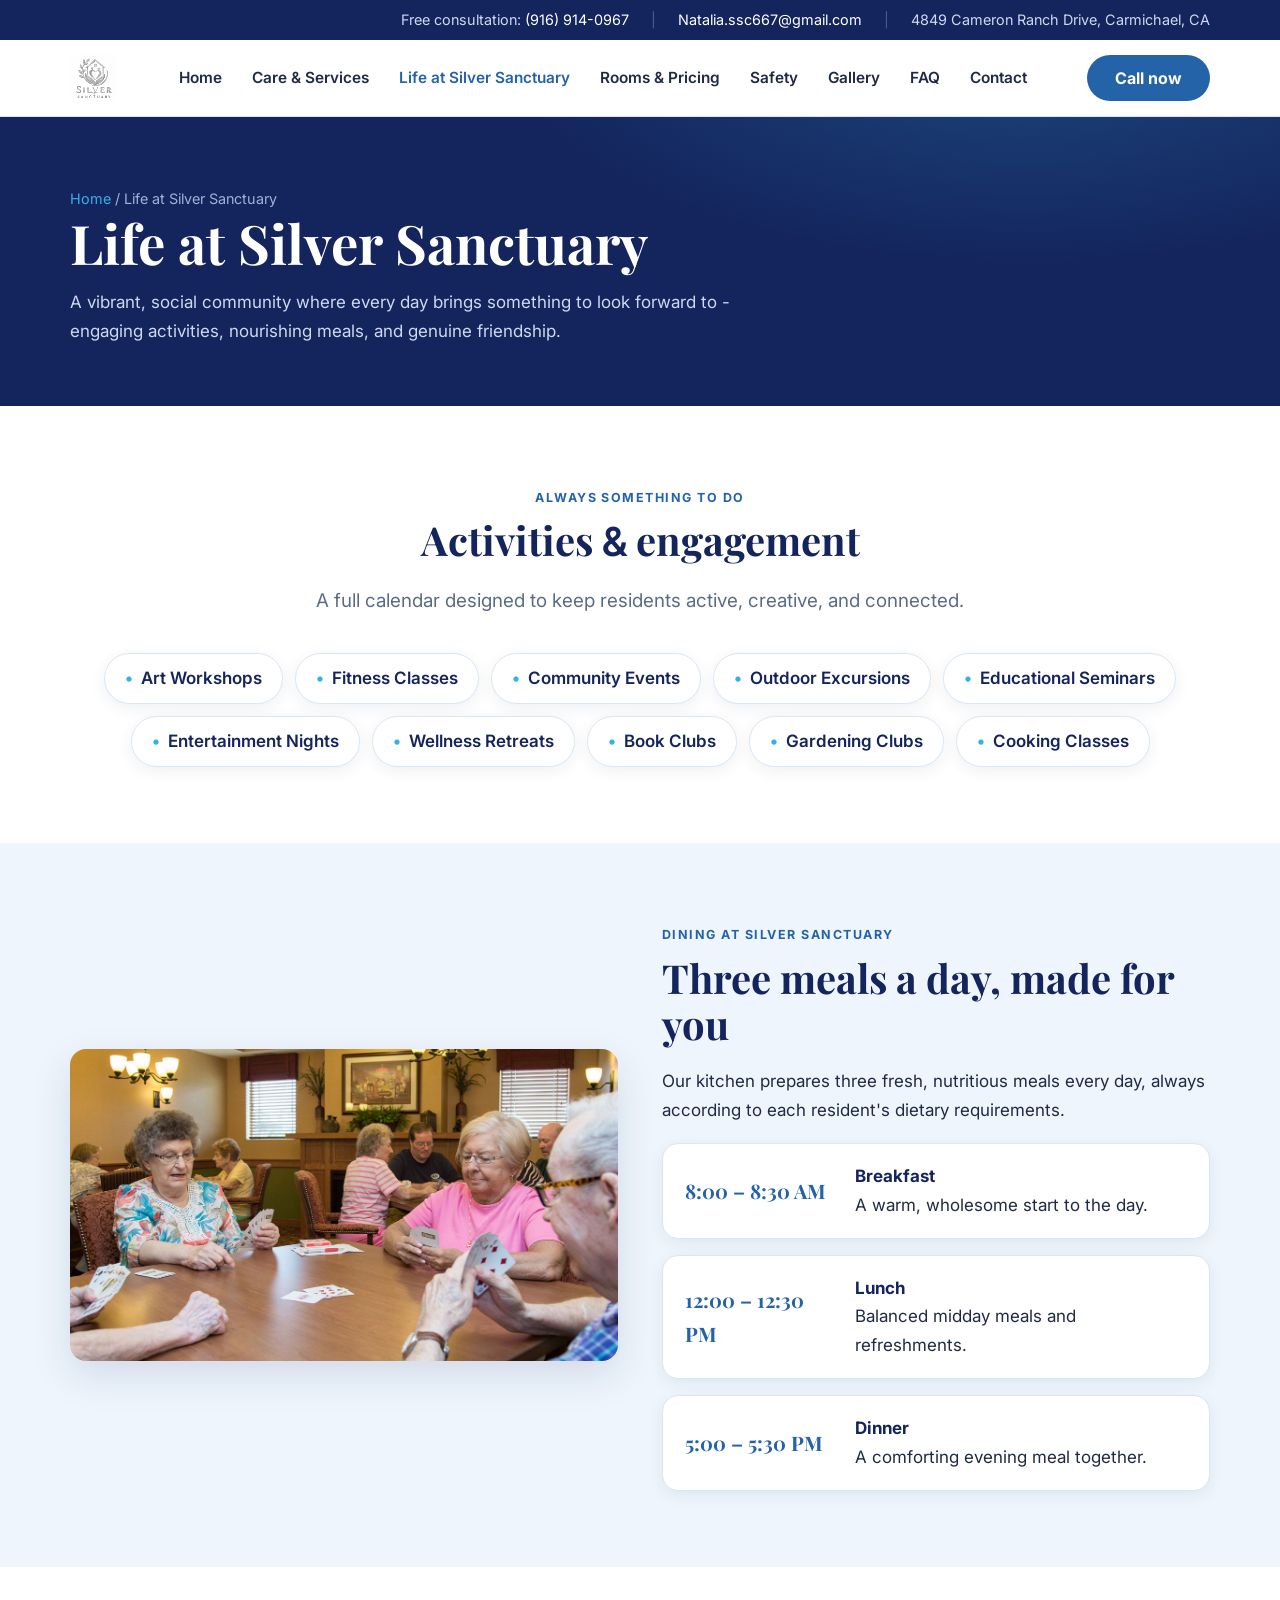
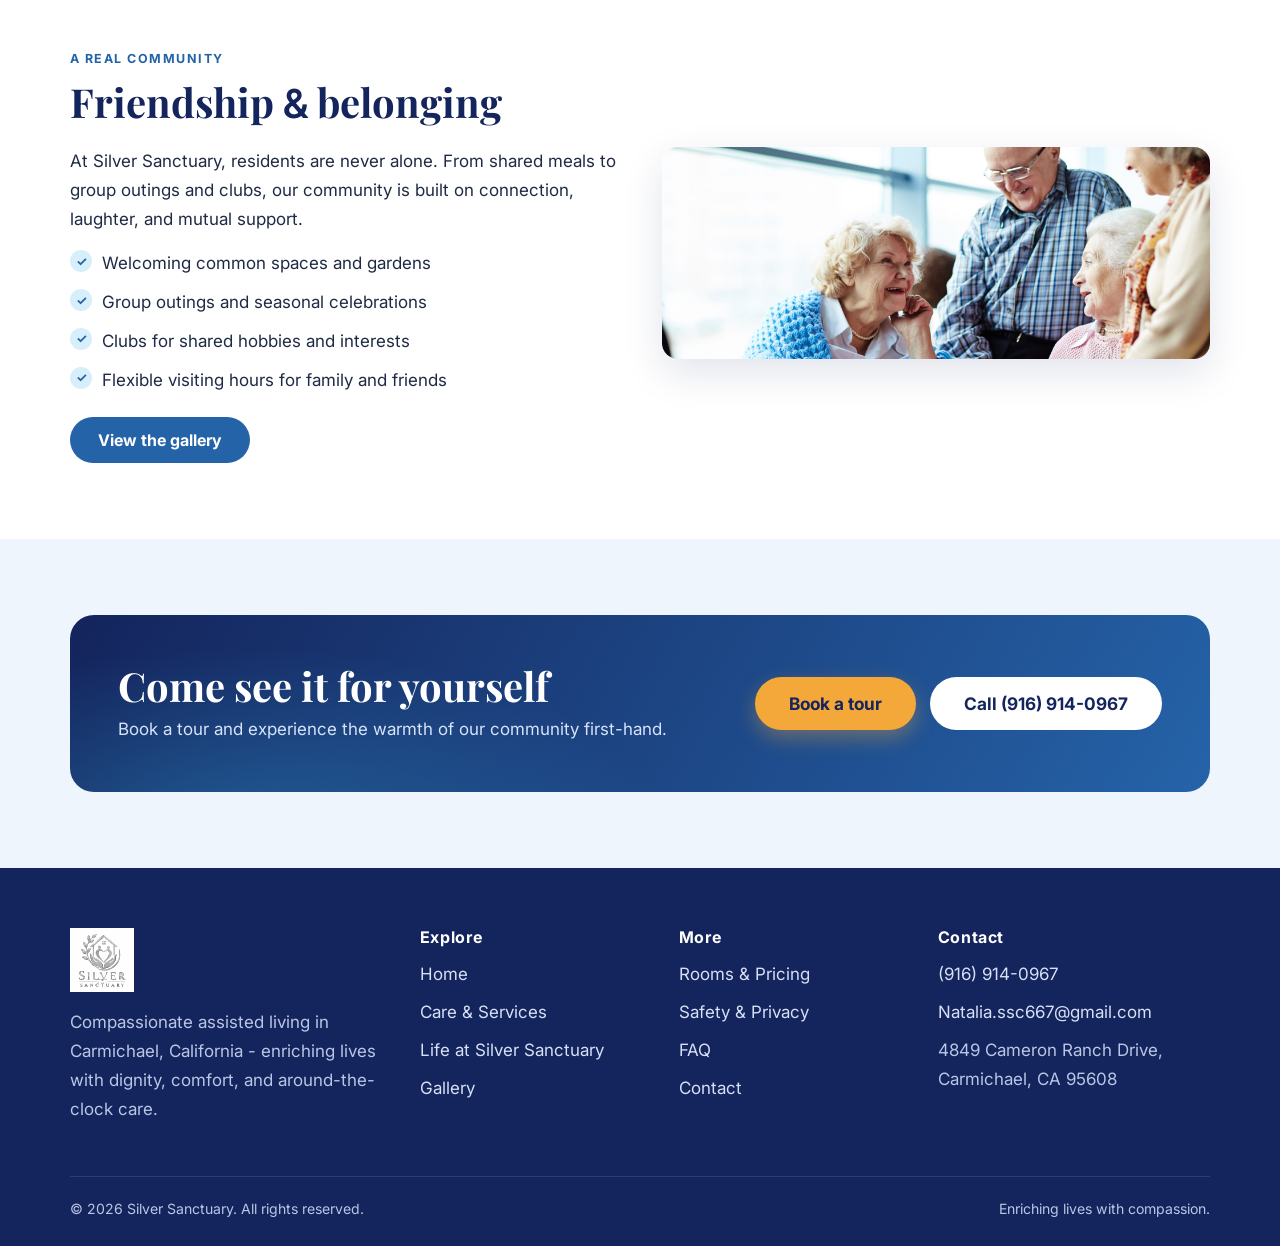
<file: life.html>
<!DOCTYPE html>
<html lang="en">
<head>
  <meta charset="UTF-8">
  <meta name="viewport" content="width=device-width, initial-scale=1.0">
  <title>Life at Silver Sanctuary - Activities, Meals &amp; Community</title>
  <meta name="description" content="Daily life at Silver Sanctuary: art workshops, fitness classes, clubs, outings, three dietary meals a day, and a warm, social community in Carmichael, CA.">
  <link rel="icon" href="assets/logo.svg?v=2" type="image/svg+xml">
  <link rel="preconnect" href="https://fonts.googleapis.com">
  <link rel="preconnect" href="https://fonts.gstatic.com" crossorigin>
  <link href="https://fonts.googleapis.com/css2?family=Inter:wght@400;600;700&family=Playfair+Display:wght@600;700&display=swap" rel="stylesheet">
  <link rel="stylesheet" href="css/styles.css?v=2">
</head>
<body>
  <a class="skip-link" href="#main">Skip to content</a>
  <div class="topbar">
    <div class="container">
      <span>Free consultation: <a href="tel:+19169140967">(916)&nbsp;914-0967</a></span>
      <span class="sep">|</span>
      <span><a href="mailto:Natalia.ssc667@gmail.com">Natalia.ssc667@gmail.com</a></span>
      <span class="sep">|</span>
      <span>4849 Cameron Ranch Drive, Carmichael, CA</span>
    </div>
  </div>
  <header class="header">
    <div class="container">
      <a class="brand" href="index.html" aria-label="Silver Sanctuary - home">
        <span class="brand__logo"><img src="assets/logo.svg?v=2" alt="Silver Sanctuary" width="40" height="40"></span>
      </a>
      <nav class="nav" id="primary-nav" aria-label="Primary">
        <a href="index.html">Home</a>
        <a href="care.html">Care &amp; Services</a>
        <a href="life.html" aria-current="page">Life at Silver Sanctuary</a>
        <a href="rooms.html">Rooms &amp; Pricing</a>
        <a href="safety.html">Safety</a>
        <a href="gallery.html">Gallery</a>
        <a href="faq.html">FAQ</a>
        <a href="contact.html">Contact</a>
      </nav>
      <div class="header__cta">
        <a class="btn btn--blue" href="tel:+19169140967">Call now</a>
        <button class="nav-toggle" aria-label="Open menu" aria-controls="primary-nav" aria-expanded="false">☰</button>
      </div>
    </div>
  </header>

  <main id="main">
    <section class="banner">
      <div class="container">
        <p class="crumbs"><a href="index.html">Home</a> / Life at Silver Sanctuary</p>
        <h1>Life at Silver Sanctuary</h1>
        <p>A vibrant, social community where every day brings something to look forward to - engaging activities, nourishing meals, and genuine friendship.</p>
      </div>
    </section>

    <!-- Activities -->
    <section class="section">
      <div class="container">
        <div class="center reveal">
          <span class="eyebrow">Always something to do</span>
          <h2>Activities <span class="amp">&amp;</span> engagement</h2>
          <p class="lead">A full calendar designed to keep residents active, creative, and connected.</p>
        </div>
        <ul class="tags reveal" style="margin-top:36px; justify-content:center;">
          <li>Art Workshops</li>
          <li>Fitness Classes</li>
          <li>Community Events</li>
          <li>Outdoor Excursions</li>
          <li>Educational Seminars</li>
          <li>Entertainment Nights</li>
          <li>Wellness Retreats</li>
          <li>Book Clubs</li>
          <li>Gardening Clubs</li>
          <li>Cooking Classes</li>
        </ul>
      </div>
    </section>

    <!-- Meals / schedule -->
    <section class="section section--alt">
      <div class="container">
        <div class="feature reveal">
          <div class="feature__media"><img src="assets/gallery-1.png" alt="Residents enjoying a card game together"></div>
          <div>
            <span class="eyebrow">Dining at Silver Sanctuary</span>
            <h2>Three meals a day, made for you</h2>
            <p>Our kitchen prepares three fresh, nutritious meals every day, always according to each resident's dietary requirements.</p>
            <div class="schedule" style="margin-top:18px;">
              <div class="sched-row"><span class="time">8:00 – 8:30 AM</span><span class="meal"><strong>Breakfast</strong>A warm, wholesome start to the day.</span></div>
              <div class="sched-row"><span class="time">12:00 – 12:30 PM</span><span class="meal"><strong>Lunch</strong>Balanced midday meals and refreshments.</span></div>
              <div class="sched-row"><span class="time">5:00 – 5:30 PM</span><span class="meal"><strong>Dinner</strong>A comforting evening meal together.</span></div>
            </div>
          </div>
        </div>
      </div>
    </section>

    <!-- Community -->
    <section class="section">
      <div class="container">
        <div class="feature feature--flip reveal">
          <div class="feature__media"><img src="assets/gallery-2.png" alt="Seniors laughing and socializing together"></div>
          <div>
            <span class="eyebrow">A real community</span>
            <h2>Friendship <span class="amp">&amp;</span> belonging</h2>
            <p>At Silver Sanctuary, residents are never alone. From shared meals to group outings and clubs, our community is built on connection, laughter, and mutual support.</p>
            <ul class="checklist">
              <li>Welcoming common spaces and gardens</li>
              <li>Group outings and seasonal celebrations</li>
              <li>Clubs for shared hobbies and interests</li>
              <li>Flexible visiting hours for family and friends</li>
            </ul>
            <div class="btn-row" style="margin-top:22px;">
              <a class="btn btn--blue" href="gallery.html">View the gallery</a>
            </div>
          </div>
        </div>
      </div>
    </section>

    <section class="section section--alt">
      <div class="container">
        <div class="cta-strip reveal">
          <div>
            <h2>Come see it for yourself</h2>
            <p>Book a tour and experience the warmth of our community first-hand.</p>
          </div>
          <div class="btn-row">
            <a class="btn btn--primary btn--lg" href="contact.html">Book a tour</a>
            <a class="btn btn--white btn--lg" href="tel:+19169140967">Call (916) 914-0967</a>
          </div>
        </div>
      </div>
    </section>
  </main>

  <footer class="footer">
    <div class="container">
      <div class="footer__grid">
        <div class="footer__brand">
          <img src="assets/logo.svg?v=2" alt="Silver Sanctuary" width="64" height="64" style="margin-bottom:16px;">
          <p>Compassionate assisted living in Carmichael, California - enriching lives with dignity, comfort, and around-the-clock care.</p>
        </div>
        <div><h4>Explore</h4><ul><li><a href="index.html">Home</a></li><li><a href="care.html">Care &amp; Services</a></li><li><a href="life.html">Life at Silver Sanctuary</a></li><li><a href="gallery.html">Gallery</a></li></ul></div>
        <div><h4>More</h4><ul><li><a href="rooms.html">Rooms &amp; Pricing</a></li><li><a href="safety.html">Safety &amp; Privacy</a></li><li><a href="faq.html">FAQ</a></li><li><a href="contact.html">Contact</a></li></ul></div>
        <div><h4>Contact</h4><ul><li><a href="tel:+19169140967">(916) 914-0967</a></li><li><a href="mailto:Natalia.ssc667@gmail.com">Natalia.ssc667@gmail.com</a></li><li>4849 Cameron Ranch Drive,<br>Carmichael, CA 95608</li></ul></div>
      </div>
      <div class="footer__bottom">
        <span>© <span id="year"></span> Silver Sanctuary. All rights reserved.</span>
        <span>Enriching lives with compassion.</span>
      </div>
    </div>
  </footer>
  <script src="js/main.js"></script>
</body>
</html>
</file>
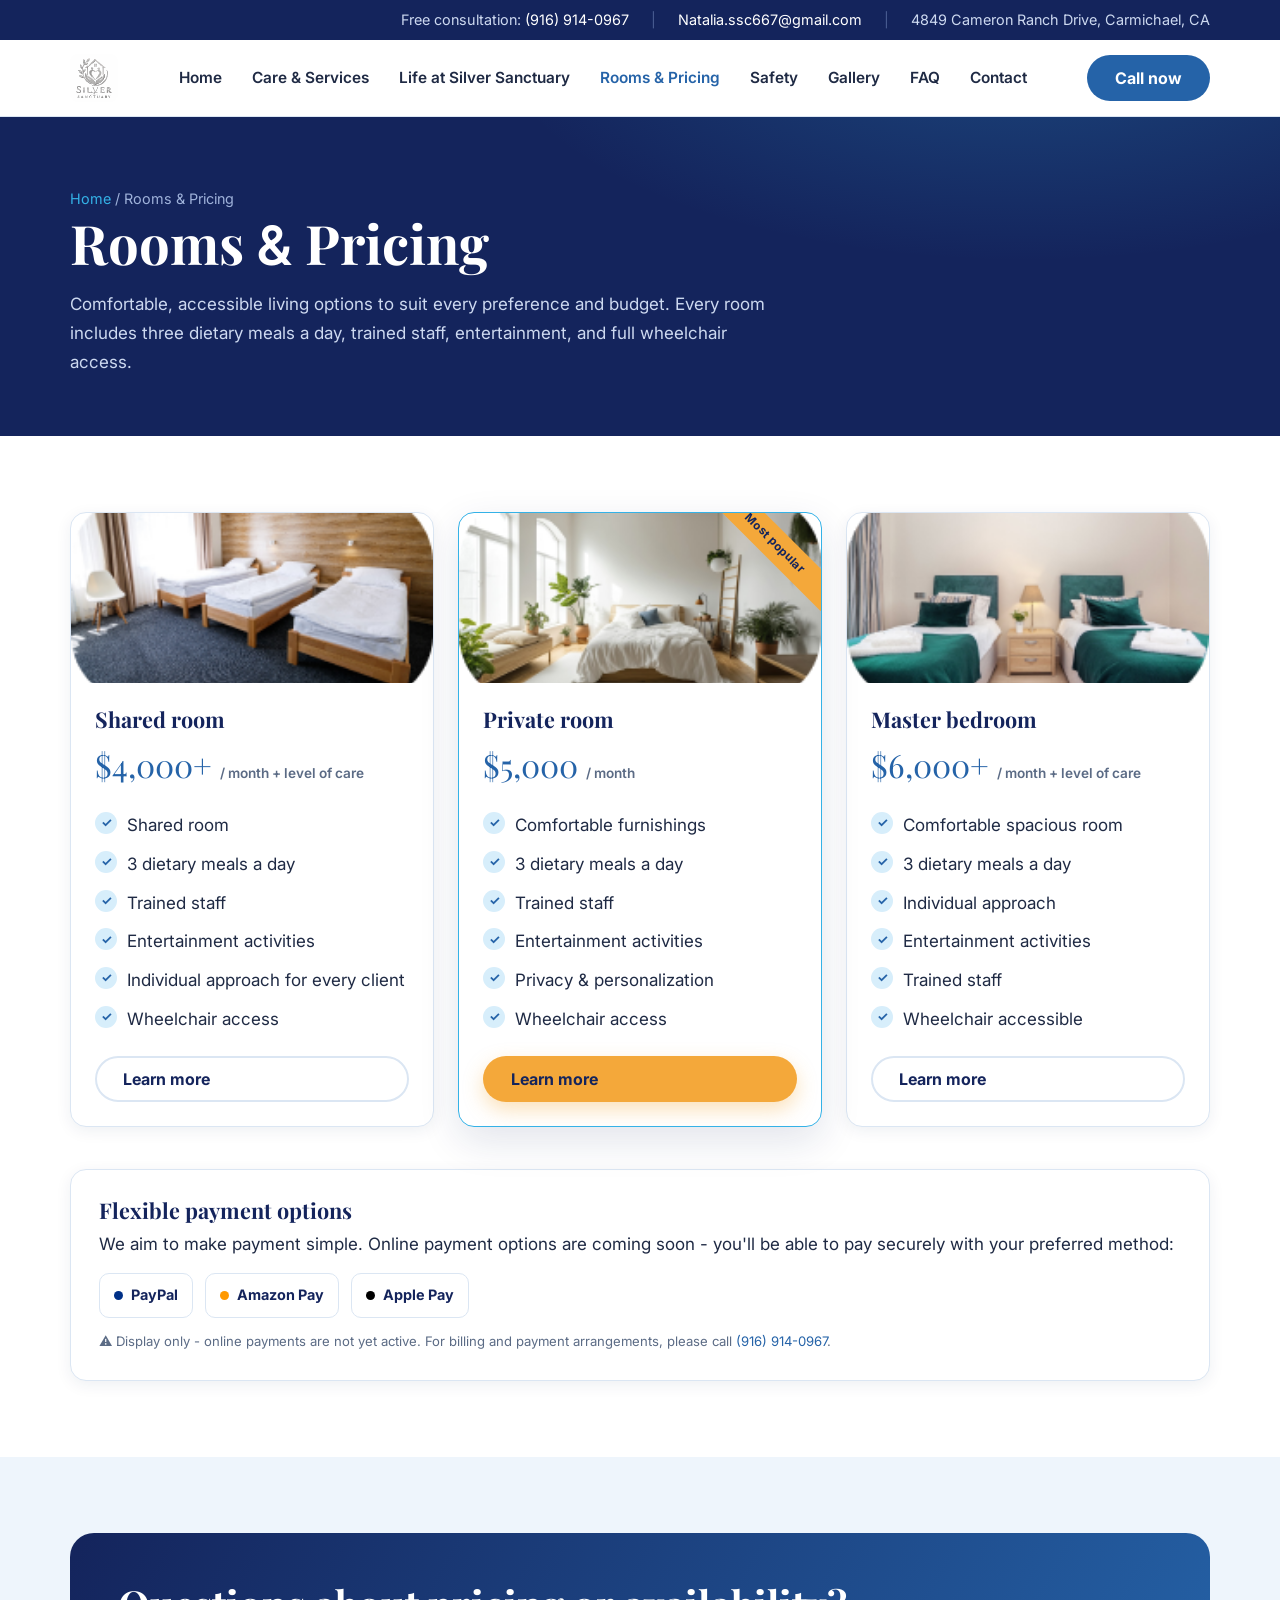
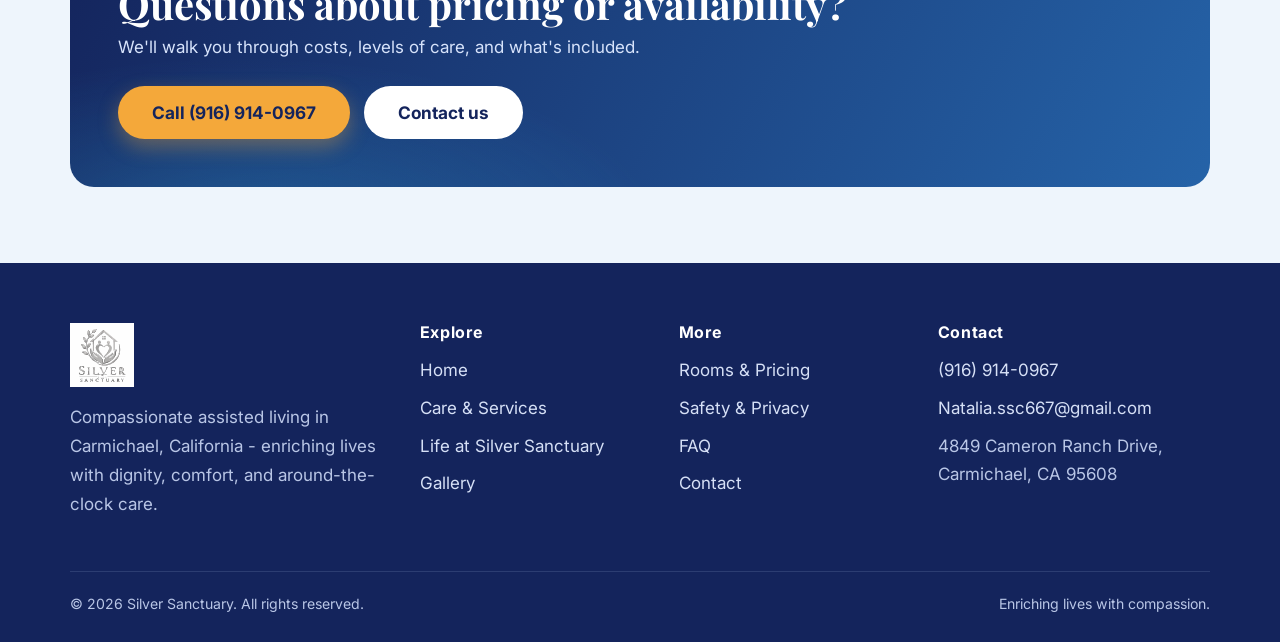
<file: rooms.html>
<!DOCTYPE html>
<html lang="en">
<head>
  <meta charset="UTF-8">
  <meta name="viewport" content="width=device-width, initial-scale=1.0">
  <title>Rooms &amp; Pricing - Silver Sanctuary</title>
  <meta name="description" content="Shared, private, and master room options at Silver Sanctuary in Carmichael, CA. From $4,000/month including meals, trained staff, activities, and wheelchair access.">
  <link rel="icon" href="assets/logo.svg?v=2" type="image/svg+xml">
  <link rel="preconnect" href="https://fonts.googleapis.com">
  <link rel="preconnect" href="https://fonts.gstatic.com" crossorigin>
  <link href="https://fonts.googleapis.com/css2?family=Inter:wght@400;600;700&family=Playfair+Display:wght@600;700&display=swap" rel="stylesheet">
  <link rel="stylesheet" href="css/styles.css?v=2">
</head>
<body>
  <a class="skip-link" href="#main">Skip to content</a>
  <div class="topbar">
    <div class="container">
      <span>Free consultation: <a href="tel:+19169140967">(916)&nbsp;914-0967</a></span>
      <span class="sep">|</span>
      <span><a href="mailto:Natalia.ssc667@gmail.com">Natalia.ssc667@gmail.com</a></span>
      <span class="sep">|</span>
      <span>4849 Cameron Ranch Drive, Carmichael, CA</span>
    </div>
  </div>
  <header class="header">
    <div class="container">
      <a class="brand" href="index.html" aria-label="Silver Sanctuary - home">
        <span class="brand__logo"><img src="assets/logo.svg?v=2" alt="Silver Sanctuary" width="40" height="40"></span>
      </a>
      <nav class="nav" id="primary-nav" aria-label="Primary">
        <a href="index.html">Home</a>
        <a href="care.html">Care &amp; Services</a>
        <a href="life.html">Life at Silver Sanctuary</a>
        <a href="rooms.html" aria-current="page">Rooms &amp; Pricing</a>
        <a href="safety.html">Safety</a>
        <a href="gallery.html">Gallery</a>
        <a href="faq.html">FAQ</a>
        <a href="contact.html">Contact</a>
      </nav>
      <div class="header__cta">
        <a class="btn btn--blue" href="tel:+19169140967">Call now</a>
        <button class="nav-toggle" aria-label="Open menu" aria-controls="primary-nav" aria-expanded="false">☰</button>
      </div>
    </div>
  </header>

  <main id="main">
    <section class="banner">
      <div class="container">
        <p class="crumbs"><a href="index.html">Home</a> / Rooms &amp; Pricing</p>
        <h1>Rooms <span class="amp">&amp;</span> Pricing</h1>
        <p>Comfortable, accessible living options to suit every preference and budget. Every room includes three dietary meals a day, trained staff, entertainment, and full wheelchair access.</p>
      </div>
    </section>

    <section class="section">
      <div class="container">
        <div class="pricing reveal">
          <!-- Shared -->
          <div class="price-card">
            <div class="price-card__img"><img src="assets/room-shared.png" alt="Shared bedroom with three single beds" loading="lazy"></div>
            <div class="price-card__body">
              <h3>Shared room</h3>
              <div class="price">$4,000+ <small>/ month + level of care</small></div>
              <ul class="checklist">
                <li>Shared room</li>
                <li>3 dietary meals a day</li>
                <li>Trained staff</li>
                <li>Entertainment activities</li>
                <li>Individual approach for every client</li>
                <li>Wheelchair access</li>
              </ul>
              <a class="btn btn--ghost" href="contact.html">Learn more</a>
            </div>
          </div>

          <!-- Private (featured) -->
          <div class="price-card is-featured">
            <div class="price-card__img"><img src="assets/room-private.png" alt="Bright, comfortable private bedroom" loading="lazy"></div>
            <div class="price-card__body">
              <h3>Private room</h3>
              <div class="price">$5,000 <small>/ month</small></div>
              <ul class="checklist">
                <li>Comfortable furnishings</li>
                <li>3 dietary meals a day</li>
                <li>Trained staff</li>
                <li>Entertainment activities</li>
                <li>Privacy &amp; personalization</li>
                <li>Wheelchair access</li>
              </ul>
              <a class="btn btn--primary" href="contact.html">Learn more</a>
            </div>
          </div>

          <!-- Master -->
          <div class="price-card">
            <div class="price-card__img"><img src="assets/room-master.png" alt="Spacious master bedroom with two beds" loading="lazy"></div>
            <div class="price-card__body">
              <h3>Master bedroom</h3>
              <div class="price">$6,000+ <small>/ month + level of care</small></div>
              <ul class="checklist">
                <li>Comfortable spacious room</li>
                <li>3 dietary meals a day</li>
                <li>Individual approach</li>
                <li>Entertainment activities</li>
                <li>Trained staff</li>
                <li>Wheelchair accessible</li>
              </ul>
              <a class="btn btn--ghost" href="contact.html">Learn more</a>
            </div>
          </div>
        </div>

        <!-- Dummy payment methods -->
        <div class="card reveal" style="margin-top:42px;">
          <h3>Flexible payment options</h3>
          <p class="mb-0">We aim to make payment simple. Online payment options are coming soon - you'll be able to pay securely with your preferred method:</p>
          <div class="pay">
            <span class="pay__badge"><span class="dot" style="background:#003087;"></span> PayPal</span>
            <span class="pay__badge"><span class="dot" style="background:#ff9900;"></span> Amazon Pay</span>
            <span class="pay__badge"><span class="dot" style="background:#000;"></span> Apple Pay</span>
            <span class="pay__note">⚠️ Display only - online payments are not yet active. For billing and payment arrangements, please call <a href="tel:+19169140967">(916) 914-0967</a>.</span>
          </div>
        </div>
      </div>
    </section>

    <section class="section section--alt">
      <div class="container">
        <div class="cta-strip reveal">
          <div>
            <h2>Questions about pricing or availability?</h2>
            <p>We'll walk you through costs, levels of care, and what's included.</p>
          </div>
          <div class="btn-row">
            <a class="btn btn--primary btn--lg" href="tel:+19169140967">Call (916) 914-0967</a>
            <a class="btn btn--white btn--lg" href="contact.html">Contact us</a>
          </div>
        </div>
      </div>
    </section>
  </main>

  <footer class="footer">
    <div class="container">
      <div class="footer__grid">
        <div class="footer__brand">
          <img src="assets/logo.svg?v=2" alt="Silver Sanctuary" width="64" height="64" style="margin-bottom:16px;">
          <p>Compassionate assisted living in Carmichael, California - enriching lives with dignity, comfort, and around-the-clock care.</p>
        </div>
        <div><h4>Explore</h4><ul><li><a href="index.html">Home</a></li><li><a href="care.html">Care &amp; Services</a></li><li><a href="life.html">Life at Silver Sanctuary</a></li><li><a href="gallery.html">Gallery</a></li></ul></div>
        <div><h4>More</h4><ul><li><a href="rooms.html">Rooms &amp; Pricing</a></li><li><a href="safety.html">Safety &amp; Privacy</a></li><li><a href="faq.html">FAQ</a></li><li><a href="contact.html">Contact</a></li></ul></div>
        <div><h4>Contact</h4><ul><li><a href="tel:+19169140967">(916) 914-0967</a></li><li><a href="mailto:Natalia.ssc667@gmail.com">Natalia.ssc667@gmail.com</a></li><li>4849 Cameron Ranch Drive,<br>Carmichael, CA 95608</li></ul></div>
      </div>
      <div class="footer__bottom">
        <span>© <span id="year"></span> Silver Sanctuary. All rights reserved.</span>
        <span>Enriching lives with compassion.</span>
      </div>
    </div>
  </footer>
  <script src="js/main.js"></script>
</body>
</html>
</file>
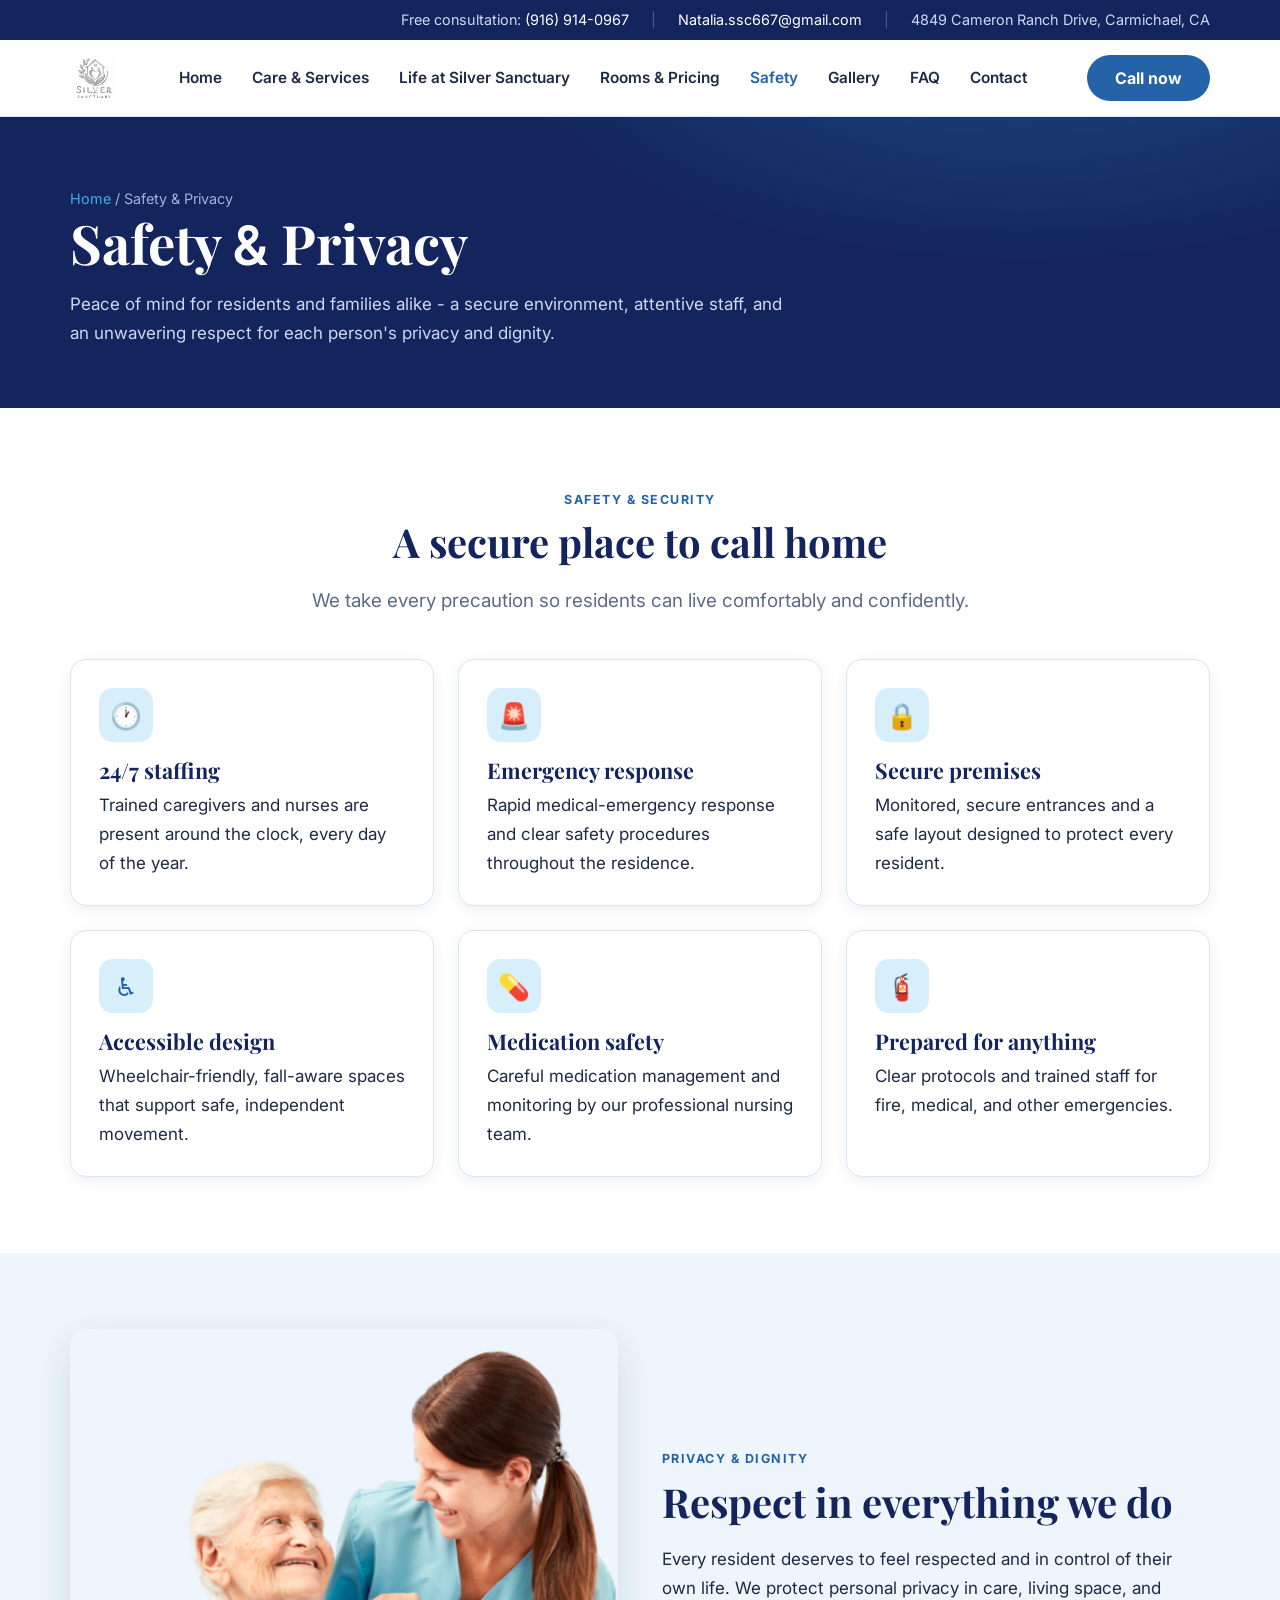
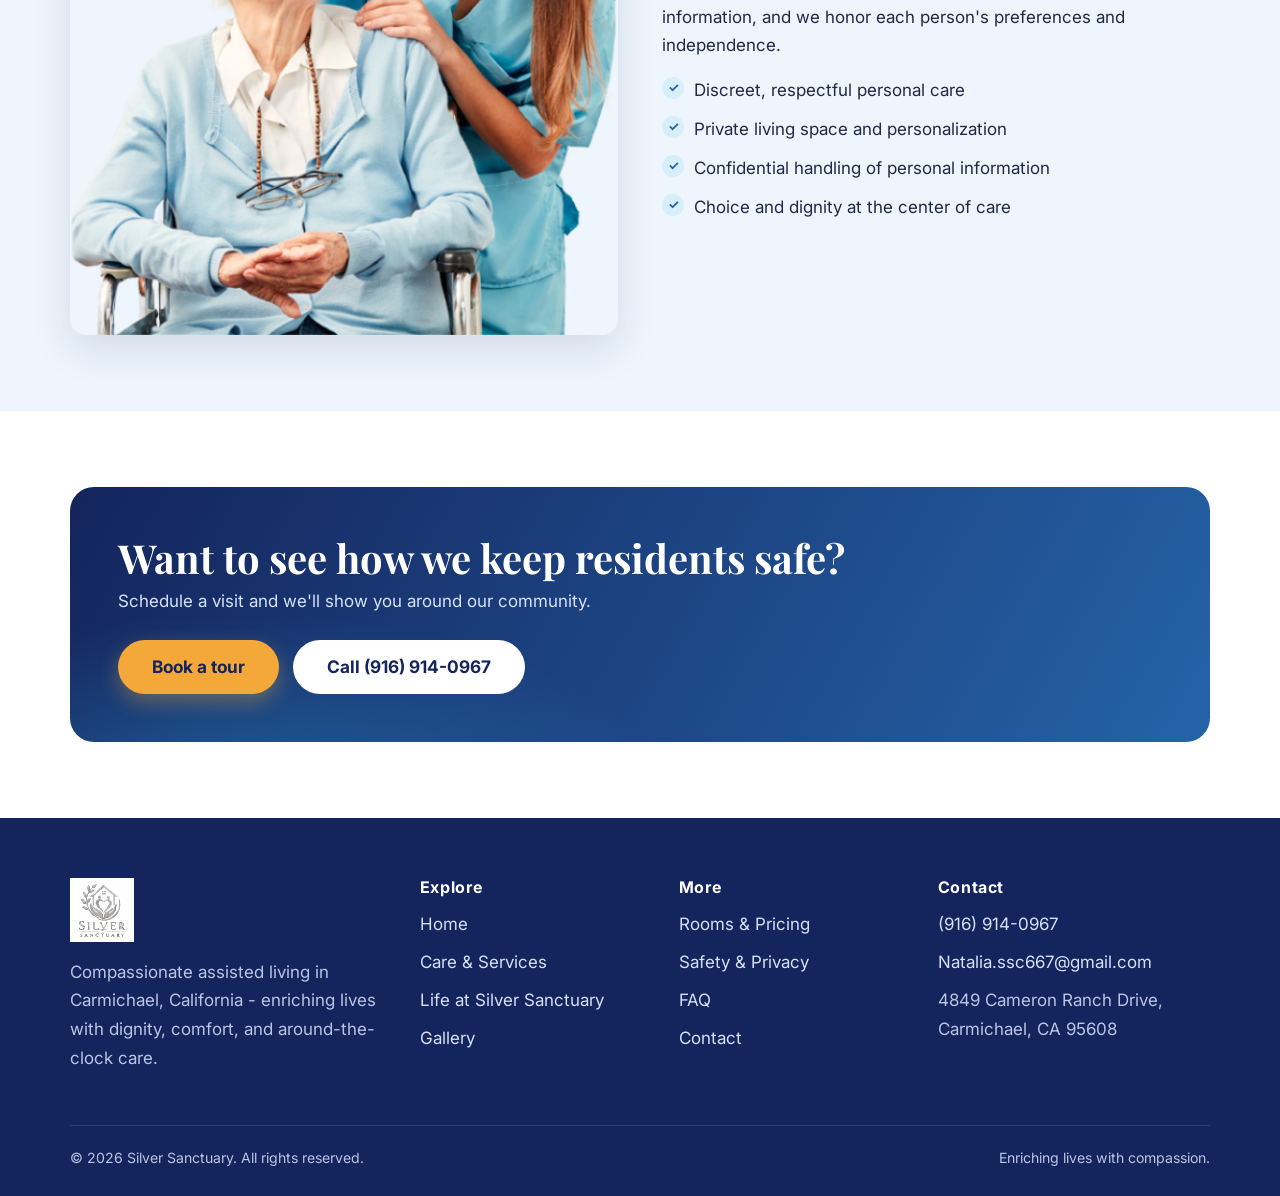
<file: safety.html>
<!DOCTYPE html>
<html lang="en">
<head>
  <meta charset="UTF-8">
  <meta name="viewport" content="width=device-width, initial-scale=1.0">
  <title>Safety &amp; Privacy - Silver Sanctuary</title>
  <meta name="description" content="How Silver Sanctuary keeps residents safe and respected: 24/7 staffing, secure premises, emergency response, and a firm commitment to privacy and dignity.">
  <link rel="icon" href="assets/logo.svg?v=2" type="image/svg+xml">
  <link rel="preconnect" href="https://fonts.googleapis.com">
  <link rel="preconnect" href="https://fonts.gstatic.com" crossorigin>
  <link href="https://fonts.googleapis.com/css2?family=Inter:wght@400;600;700&family=Playfair+Display:wght@600;700&display=swap" rel="stylesheet">
  <link rel="stylesheet" href="css/styles.css?v=2">
</head>
<body>
  <a class="skip-link" href="#main">Skip to content</a>
  <div class="topbar">
    <div class="container">
      <span>Free consultation: <a href="tel:+19169140967">(916)&nbsp;914-0967</a></span>
      <span class="sep">|</span>
      <span><a href="mailto:Natalia.ssc667@gmail.com">Natalia.ssc667@gmail.com</a></span>
      <span class="sep">|</span>
      <span>4849 Cameron Ranch Drive, Carmichael, CA</span>
    </div>
  </div>
  <header class="header">
    <div class="container">
      <a class="brand" href="index.html" aria-label="Silver Sanctuary - home">
        <span class="brand__logo"><img src="assets/logo.svg?v=2" alt="Silver Sanctuary" width="40" height="40"></span>
      </a>
      <nav class="nav" id="primary-nav" aria-label="Primary">
        <a href="index.html">Home</a>
        <a href="care.html">Care &amp; Services</a>
        <a href="life.html">Life at Silver Sanctuary</a>
        <a href="rooms.html">Rooms &amp; Pricing</a>
        <a href="safety.html" aria-current="page">Safety</a>
        <a href="gallery.html">Gallery</a>
        <a href="faq.html">FAQ</a>
        <a href="contact.html">Contact</a>
      </nav>
      <div class="header__cta">
        <a class="btn btn--blue" href="tel:+19169140967">Call now</a>
        <button class="nav-toggle" aria-label="Open menu" aria-controls="primary-nav" aria-expanded="false">☰</button>
      </div>
    </div>
  </header>

  <main id="main">
    <section class="banner">
      <div class="container">
        <p class="crumbs"><a href="index.html">Home</a> / Safety &amp; Privacy</p>
        <h1>Safety <span class="amp">&amp;</span> Privacy</h1>
        <p>Peace of mind for residents and families alike - a secure environment, attentive staff, and an unwavering respect for each person's privacy and dignity.</p>
      </div>
    </section>

    <section class="section">
      <div class="container">
        <div class="center reveal">
          <span class="eyebrow">Safety &amp; security</span>
          <h2>A secure place to call home</h2>
          <p class="lead">We take every precaution so residents can live comfortably and confidently.</p>
        </div>
        <div class="grid grid--3 reveal" style="margin-top:42px;">
          <article class="card"><div class="card__icon">🕐</div><h3>24/7 staffing</h3><p>Trained caregivers and nurses are present around the clock, every day of the year.</p></article>
          <article class="card"><div class="card__icon">🚨</div><h3>Emergency response</h3><p>Rapid medical-emergency response and clear safety procedures throughout the residence.</p></article>
          <article class="card"><div class="card__icon">🔒</div><h3>Secure premises</h3><p>Monitored, secure entrances and a safe layout designed to protect every resident.</p></article>
          <article class="card"><div class="card__icon">♿</div><h3>Accessible design</h3><p>Wheelchair-friendly, fall-aware spaces that support safe, independent movement.</p></article>
          <article class="card"><div class="card__icon">💊</div><h3>Medication safety</h3><p>Careful medication management and monitoring by our professional nursing team.</p></article>
          <article class="card"><div class="card__icon">🧯</div><h3>Prepared for anything</h3><p>Clear protocols and trained staff for fire, medical, and other emergencies.</p></article>
        </div>
      </div>
    </section>

    <section class="section section--alt">
      <div class="container">
        <div class="feature reveal">
          <div class="feature__media"><img src="assets/gallery-3.png" alt="A caregiver attentively supporting a senior resident"></div>
          <div>
            <span class="eyebrow">Privacy &amp; dignity</span>
            <h2>Respect in everything we do</h2>
            <p>Every resident deserves to feel respected and in control of their own life. We protect personal privacy in care, living space, and information, and we honor each person's preferences and independence.</p>
            <ul class="checklist">
              <li>Discreet, respectful personal care</li>
              <li>Private living space and personalization</li>
              <li>Confidential handling of personal information</li>
              <li>Choice and dignity at the center of care</li>
            </ul>
          </div>
        </div>
      </div>
    </section>

    <section class="section">
      <div class="container">
        <div class="cta-strip reveal">
          <div>
            <h2>Want to see how we keep residents safe?</h2>
            <p>Schedule a visit and we'll show you around our community.</p>
          </div>
          <div class="btn-row">
            <a class="btn btn--primary btn--lg" href="contact.html">Book a tour</a>
            <a class="btn btn--white btn--lg" href="tel:+19169140967">Call (916) 914-0967</a>
          </div>
        </div>
      </div>
    </section>
  </main>

  <footer class="footer">
    <div class="container">
      <div class="footer__grid">
        <div class="footer__brand">
          <img src="assets/logo.svg?v=2" alt="Silver Sanctuary" width="64" height="64" style="margin-bottom:16px;">
          <p>Compassionate assisted living in Carmichael, California - enriching lives with dignity, comfort, and around-the-clock care.</p>
        </div>
        <div><h4>Explore</h4><ul><li><a href="index.html">Home</a></li><li><a href="care.html">Care &amp; Services</a></li><li><a href="life.html">Life at Silver Sanctuary</a></li><li><a href="gallery.html">Gallery</a></li></ul></div>
        <div><h4>More</h4><ul><li><a href="rooms.html">Rooms &amp; Pricing</a></li><li><a href="safety.html">Safety &amp; Privacy</a></li><li><a href="faq.html">FAQ</a></li><li><a href="contact.html">Contact</a></li></ul></div>
        <div><h4>Contact</h4><ul><li><a href="tel:+19169140967">(916) 914-0967</a></li><li><a href="mailto:Natalia.ssc667@gmail.com">Natalia.ssc667@gmail.com</a></li><li>4849 Cameron Ranch Drive,<br>Carmichael, CA 95608</li></ul></div>
      </div>
      <div class="footer__bottom">
        <span>© <span id="year"></span> Silver Sanctuary. All rights reserved.</span>
        <span>Enriching lives with compassion.</span>
      </div>
    </div>
  </footer>
  <script src="js/main.js"></script>
</body>
</html>
</file>
<file: css/styles.css>
/* ============================================================
   Silver Sanctuary — stylesheet
   Design tokens + components. Hand-written, framework-free.
   ============================================================ */

/* ---------- Design tokens ---------- */
:root {
  --navy: #14245c;
  --navy-700: #1c2f6e;
  --blue: #2563a8;
  --cyan: #34b2e7;
  --cyan-soft: #d7eefb;
  --bg-light: #eef5fc;
  --bg-softer: #f6fafe;
  --gold: #f4a83a;
  --gold-dark: #e0942a;
  --text: #1f2a44;
  --muted: #5b6b85;
  --white: #ffffff;
  --line: #dbe6f3;

  --maxw: 1180px;
  --radius: 16px;
  --radius-sm: 10px;
  --shadow-sm: 0 4px 16px rgba(20, 36, 92, 0.07);
  --shadow-md: 0 14px 40px rgba(20, 36, 92, 0.12);

  --font-head: "Playfair Display", Georgia, "Times New Roman", serif;
  --font-body: "Inter", system-ui, -apple-system, "Segoe UI", Roboto, sans-serif;
}

/* ---------- Reset / base ---------- */
*, *::before, *::after { box-sizing: border-box; }

html { scroll-behavior: smooth; -webkit-text-size-adjust: 100%; }

body {
  margin: 0;
  font-family: var(--font-body);
  font-size: 1.0625rem;        /* 17px base — readable for seniors */
  line-height: 1.7;
  color: var(--text);
  background: var(--white);
}

img { max-width: 100%; height: auto; display: block; }

h1, h2, h3, h4 {
  font-family: var(--font-head);
  color: var(--navy);
  line-height: 1.15;
  margin: 0 0 .5em;
  font-weight: 700;
}
h1 { font-size: clamp(2.1rem, 5vw, 3.4rem); }
h2 { font-size: clamp(1.7rem, 3.6vw, 2.5rem); }
h3 { font-size: 1.35rem; }

p { margin: 0 0 1rem; }

/* Use the clean sans ampersand inside serif headings (Playfair's & is ornate) */
h1 .amp, h2 .amp, h3 .amp, h4 .amp {
  font-family: var(--font-body);
  font-weight: 600;
  font-style: normal;
}

a { color: var(--blue); text-decoration: none; }
a:hover { text-decoration: underline; }

.container { width: 100%; max-width: var(--maxw); margin: 0 auto; padding: 0 20px; }

.section { padding: 76px 0; }
.section--alt { background: var(--bg-light); }
.section--navy { background: var(--navy); color: #dfe7f6; }
.section--navy h2, .section--navy h3 { color: var(--white); }

.center { text-align: center; }
.lead { font-size: 1.18rem; color: var(--muted); max-width: 720px; }
.center .lead { margin-left: auto; margin-right: auto; }

.eyebrow {
  display: inline-block;
  font-family: var(--font-body);
  font-weight: 700;
  letter-spacing: .12em;
  text-transform: uppercase;
  font-size: .78rem;
  color: var(--blue);
  margin-bottom: .6rem;
}
.section--navy .eyebrow { color: var(--cyan); }

/* ---------- Accessibility helpers ---------- */
.skip-link {
  position: absolute; left: -999px; top: 0; z-index: 1000;
  background: var(--gold); color: var(--navy); padding: 10px 16px;
  border-radius: 0 0 8px 0; font-weight: 700;
}
.skip-link:focus { left: 0; }

:focus-visible { outline: 3px solid var(--gold); outline-offset: 2px; }

/* ---------- Buttons ---------- */
.btn {
  display: inline-flex; align-items: center; gap: .5em;
  font-weight: 700; font-size: 1rem;
  padding: 13px 26px; border-radius: 999px;
  border: 2px solid transparent; cursor: pointer;
  transition: transform .15s ease, background .15s ease, box-shadow .15s ease;
  text-decoration: none; line-height: 1;
}
.btn:hover { text-decoration: none; transform: translateY(-2px); }
.btn--primary { background: var(--gold); color: var(--navy); box-shadow: 0 8px 20px rgba(244,168,58,.35); }
.btn--primary:hover { background: var(--gold-dark); }
.btn--blue { background: var(--blue); color: #fff; }
.btn--blue:hover { background: var(--navy); }
.btn--ghost { background: transparent; color: var(--navy); border-color: var(--line); }
.btn--ghost:hover { border-color: var(--blue); color: var(--blue); }
.btn--white { background: #fff; color: var(--navy); }
.btn--lg { padding: 16px 32px; font-size: 1.08rem; }

.btn-row { display: flex; flex-wrap: wrap; gap: 14px; }
.center .btn-row { justify-content: center; }

/* ============================================================
   Header
   ============================================================ */
.topbar {
  background: var(--navy);
  color: #cdd9f0;
  font-size: .9rem;
}
.topbar .container {
  display: flex; flex-wrap: wrap; gap: 6px 22px;
  align-items: center; justify-content: flex-end;
  padding-top: 8px; padding-bottom: 8px;
}
.topbar a { color: #fff; }
.topbar .sep { color: #4a5d92; }

.header {
  position: sticky; top: 0; z-index: 100;
  background: rgba(255,255,255,.96);
  backdrop-filter: blur(8px);
  border-bottom: 1px solid var(--line);
}
.header .container {
  display: flex; align-items: center; justify-content: space-between;
  gap: 16px; padding-top: 14px; padding-bottom: 14px;
}
.brand { display: flex; align-items: center; gap: 12px; }
.brand__logo { display: flex; }
.brand__logo svg, .brand__logo img { height: 48px; width: auto; display: block; border-radius: 8px; }
.brand__name { font-family: var(--font-head); font-weight: 700; color: var(--navy); font-size: 1.25rem; line-height: 1; }
.brand__name span { display: block; font-family: var(--font-body); font-size: .62rem; letter-spacing: .22em; color: var(--blue); font-weight: 700; margin-top: 3px; }

.nav { display: flex; align-items: center; gap: 4px; }
.nav a {
  color: var(--text); font-weight: 600; font-size: .96rem;
  padding: 9px 13px; border-radius: 8px;
}
.nav a:hover { background: var(--bg-light); text-decoration: none; color: var(--navy); }
.nav a[aria-current="page"] { color: var(--blue); }

.header__cta { display: flex; align-items: center; gap: 12px; }

.nav-toggle {
  display: none; background: var(--navy); color: #fff; border: none;
  width: 46px; height: 42px; border-radius: 10px; cursor: pointer;
  font-size: 1.3rem; align-items: center; justify-content: center;
}

@media (max-width: 940px) {
  .nav-toggle { display: inline-flex; }
  .nav {
    position: absolute; top: 100%; left: 0; right: 0;
    flex-direction: column; align-items: stretch; gap: 2px;
    background: #fff; border-bottom: 1px solid var(--line);
    padding: 12px 20px 18px; box-shadow: var(--shadow-md);
    display: none;
  }
  .nav.is-open { display: flex; }
  .nav a { padding: 12px 10px; border-radius: 8px; }
  .header__cta .btn--blue { display: none; }
}

/* ============================================================
   Hero
   ============================================================ */
.hero {
  background:
    radial-gradient(1100px 500px at 85% -10%, rgba(52,178,231,.18), transparent 60%),
    linear-gradient(180deg, var(--bg-light), #fff);
  overflow: hidden;
}
.hero .container {
  display: grid; grid-template-columns: 1.05fr .95fr; gap: 40px;
  align-items: center; padding-top: 70px; padding-bottom: 70px;
}
.hero__text h1 { margin-bottom: .35em; }
.hero__text .lead { margin-bottom: 1.6rem; }
.hero__media { position: relative; }
.hero__media img { filter: drop-shadow(0 30px 50px rgba(20,36,92,.22)); margin: 0 auto; }
.hero__badge {
  position: absolute; bottom: 14px; left: 0;
  background: #fff; border-radius: var(--radius); box-shadow: var(--shadow-md);
  padding: 14px 18px; display: flex; align-items: center; gap: 12px;
}
.hero__badge strong { font-family: var(--font-head); font-size: 1.5rem; color: var(--navy); display: block; }
.hero__badge span { font-size: .85rem; color: var(--muted); }
.hero__badge .ico { font-size: 1.6rem; }

@media (max-width: 860px) {
  .hero .container { grid-template-columns: 1fr; text-align: center; }
  .hero__text .btn-row { justify-content: center; }
  .hero__media { order: -1; max-width: 460px; margin: 0 auto; }
}

/* ---------- Page banner (interior pages) ---------- */
.banner {
  background:
    radial-gradient(900px 400px at 80% -30%, rgba(52,178,231,.25), transparent 60%),
    var(--navy);
  color: #dbe6f8; padding: 60px 0;
}
.banner h1 { color: #fff; margin-bottom: .25em; }
.banner .crumbs { font-size: .9rem; color: #9fb2da; }
.banner .crumbs a { color: var(--cyan); }
.banner p { color: #cdd9f0; max-width: 720px; margin: .6rem 0 0; }

/* ============================================================
   Stats
   ============================================================ */
.stats {
  display: grid; grid-template-columns: repeat(4, 1fr); gap: 18px;
}
.stat {
  background: #fff; border: 1px solid var(--line); border-radius: var(--radius);
  padding: 26px 18px; text-align: center; box-shadow: var(--shadow-sm);
}
.stat strong { font-family: var(--font-head); display: block; font-size: 2.3rem; color: var(--blue); }
.stat span { color: var(--muted); font-weight: 600; }
@media (max-width: 720px){ .stats { grid-template-columns: repeat(2,1fr); } }

/* ============================================================
   Cards / grids
   ============================================================ */
.grid { display: grid; gap: 24px; }
.grid--3 { grid-template-columns: repeat(3, 1fr); }
.grid--2 { grid-template-columns: repeat(2, 1fr); }
@media (max-width: 880px){ .grid--3 { grid-template-columns: 1fr 1fr; } }
@media (max-width: 620px){ .grid--3, .grid--2 { grid-template-columns: 1fr; } }

.card {
  background: #fff; border: 1px solid var(--line); border-radius: var(--radius);
  padding: 28px; box-shadow: var(--shadow-sm);
  transition: transform .18s ease, box-shadow .18s ease;
}
.card:hover { transform: translateY(-4px); box-shadow: var(--shadow-md); }
.card h3 { margin-bottom: .35em; }
.card p:last-child { margin-bottom: 0; }
.card__icon {
  width: 54px; height: 54px; border-radius: 14px;
  display: grid; place-items: center; font-size: 1.6rem;
  background: var(--cyan-soft); color: var(--blue); margin-bottom: 16px;
}

/* feature media+text rows */
.feature { display: grid; grid-template-columns: 1fr 1fr; gap: 44px; align-items: center; }
.feature + .feature { margin-top: 64px; }
.feature img { border-radius: var(--radius); box-shadow: var(--shadow-md); width: 100%; }
.feature--flip .feature__media { order: 2; }
@media (max-width: 820px){
  .feature, .feature--flip { grid-template-columns: 1fr; gap: 24px; }
  .feature--flip .feature__media { order: 0; }
}

/* check list */
.checklist { list-style: none; padding: 0; margin: 0; display: grid; gap: 10px; }
.checklist li { position: relative; padding-left: 32px; }
.checklist li::before {
  content: "✓"; position: absolute; left: 0; top: 1px;
  width: 22px; height: 22px; border-radius: 50%;
  background: var(--cyan-soft); color: var(--blue);
  display: grid; place-items: center; font-weight: 700; font-size: .8rem;
}

/* ============================================================
   Pricing
   ============================================================ */
.pricing { display: grid; grid-template-columns: repeat(3,1fr); gap: 24px; align-items: stretch; }
@media (max-width: 880px){ .pricing { grid-template-columns: 1fr; max-width: 460px; margin: 0 auto; } }
.price-card {
  background: #fff; border: 1px solid var(--line); border-radius: var(--radius);
  overflow: hidden; box-shadow: var(--shadow-sm); display: flex; flex-direction: column;
}
.price-card.is-featured { border-color: var(--cyan); box-shadow: var(--shadow-md); position: relative; }
.price-card.is-featured::after {
  content: "Most popular"; position: absolute; top: 16px; right: -34px;
  background: var(--gold); color: var(--navy); font-weight: 700; font-size: .72rem;
  padding: 5px 40px; transform: rotate(45deg); letter-spacing: .04em;
}
.price-card__img { height: 170px; overflow: hidden; }
.price-card__img img { width: 100%; height: 100%; object-fit: cover; }
.price-card__body { padding: 24px; display: flex; flex-direction: column; flex: 1; }
.price-card h3 { margin-bottom: .1em; }
.price-card .price { font-family: var(--font-head); font-size: 2rem; color: var(--blue); margin: 4px 0 2px; }
.price-card .price small { font-size: .85rem; color: var(--muted); font-family: var(--font-body); font-weight: 600; }
.price-card .checklist { margin: 16px 0 22px; }
.price-card .btn { margin-top: auto; }

/* payment badges (dummy) */
.pay {
  margin-top: 14px; display: flex; flex-wrap: wrap; align-items: center; gap: 12px;
}
.pay__note { width: 100%; font-size: .82rem; color: var(--muted); }
.pay__badge {
  display: inline-flex; align-items: center; gap: 8px;
  background: #fff; border: 1px solid var(--line); border-radius: 10px;
  padding: 9px 14px; font-weight: 700; font-size: .9rem; color: var(--navy);
}
.pay__badge .dot { width: 9px; height: 9px; border-radius: 50%; }

/* ============================================================
   Schedule timeline
   ============================================================ */
.schedule { display: grid; gap: 16px; }
.sched-row {
  display: grid; grid-template-columns: 150px 1fr; gap: 20px; align-items: center;
  background: #fff; border: 1px solid var(--line); border-radius: var(--radius);
  padding: 18px 22px; box-shadow: var(--shadow-sm);
}
.sched-row .time { font-family: var(--font-head); font-size: 1.25rem; color: var(--blue); font-weight: 700; }
.sched-row .meal strong { display: block; color: var(--navy); }
@media (max-width: 560px){ .sched-row { grid-template-columns: 1fr; gap: 4px; } }

/* tag list */
.tags { display: flex; flex-wrap: wrap; gap: 12px; padding: 0; margin: 0; list-style: none; }
.tags li {
  background: #fff; border: 1px solid var(--line); border-radius: 999px;
  padding: 10px 20px; font-weight: 600; color: var(--navy); box-shadow: var(--shadow-sm);
}
.tags li::before { content: "•"; color: var(--cyan); font-weight: 700; margin-right: 8px; }

/* ============================================================
   Testimonials
   ============================================================ */
.quote {
  background: #fff; border: 1px solid var(--line); border-radius: var(--radius);
  padding: 28px; box-shadow: var(--shadow-sm);
}
.quote p { font-size: 1.08rem; font-style: italic; color: var(--text); }
.quote .who { font-weight: 700; color: var(--navy); font-style: normal; }
.quote .stars { color: var(--gold); letter-spacing: 2px; margin-bottom: 8px; }

/* ============================================================
   Gallery + lightbox
   ============================================================ */
.gallery-grid { display: grid; grid-template-columns: repeat(3, 1fr); gap: 16px; }
@media (max-width: 760px){ .gallery-grid { grid-template-columns: 1fr 1fr; } }
.gallery-grid button {
  border: none; padding: 0; cursor: pointer; background: none;
  border-radius: var(--radius); overflow: hidden; box-shadow: var(--shadow-sm);
  aspect-ratio: 4 / 3;
}
.gallery-grid img { width: 100%; height: 100%; object-fit: cover; transition: transform .3s ease; }
.gallery-grid button:hover img { transform: scale(1.06); }

.lightbox {
  position: fixed; inset: 0; z-index: 1000;
  background: rgba(10,18,45,.9); display: none;
  align-items: center; justify-content: center; padding: 24px;
}
.lightbox.is-open { display: flex; }
.lightbox img { max-width: 92vw; max-height: 85vh; border-radius: 12px; box-shadow: var(--shadow-md); }
.lightbox__close, .lightbox__nav {
  position: absolute; background: rgba(255,255,255,.15); color: #fff;
  border: none; cursor: pointer; border-radius: 50%;
  width: 52px; height: 52px; font-size: 1.6rem; display: grid; place-items: center;
}
.lightbox__close:hover, .lightbox__nav:hover { background: rgba(255,255,255,.3); }
.lightbox__close { top: 18px; right: 18px; }
.lightbox__nav.prev { left: 18px; top: 50%; transform: translateY(-50%); }
.lightbox__nav.next { right: 18px; top: 50%; transform: translateY(-50%); }

/* ============================================================
   FAQ accordion
   ============================================================ */
.faq { max-width: 820px; margin: 0 auto; display: grid; gap: 12px; }
.faq__item { background: #fff; border: 1px solid var(--line); border-radius: var(--radius-sm); overflow: hidden; }
.faq__q {
  width: 100%; text-align: left; background: none; border: none; cursor: pointer;
  font-family: var(--font-body); font-weight: 700; font-size: 1.05rem; color: var(--navy);
  padding: 20px 56px 20px 22px; position: relative; line-height: 1.4;
}
.faq__q::after {
  content: "+"; position: absolute; right: 20px; top: 50%; transform: translateY(-50%);
  font-size: 1.6rem; color: var(--blue); transition: transform .2s ease;
}
.faq__q[aria-expanded="true"]::after { content: "−"; }
.faq__q:hover { background: var(--bg-softer); }
.faq__a { padding: 0 22px; max-height: 0; overflow: hidden; transition: max-height .25s ease, padding .25s ease; }
.faq__a.is-open { padding: 0 22px 20px; max-height: 600px; }
.faq__a p { margin: 0; color: var(--muted); }

/* ============================================================
   Forms
   ============================================================ */
.form { display: grid; gap: 16px; }
.form .row2 { display: grid; grid-template-columns: 1fr 1fr; gap: 16px; }
@media (max-width: 560px){ .form .row2 { grid-template-columns: 1fr; } }
.field label { display: block; font-weight: 600; margin-bottom: 6px; color: var(--navy); }
.field input, .field select, .field textarea {
  width: 100%; padding: 13px 15px; border: 1px solid var(--line); border-radius: 10px;
  font: inherit; color: var(--text); background: #fff;
}
.field input:focus, .field select:focus, .field textarea:focus { border-color: var(--blue); outline: none; box-shadow: 0 0 0 3px rgba(37,99,168,.15); }
.field textarea { resize: vertical; min-height: 120px; }
.form .help { font-size: .85rem; color: var(--muted); }

/* contact split */
.contact-grid { display: grid; grid-template-columns: 1.1fr .9fr; gap: 40px; align-items: start; }
@media (max-width: 820px){ .contact-grid { grid-template-columns: 1fr; } }
.info-list { list-style: none; padding: 0; margin: 0 0 22px; display: grid; gap: 16px; }
.info-list li { display: flex; gap: 14px; align-items: flex-start; }
.info-list .ico {
  flex: none; width: 44px; height: 44px; border-radius: 12px; background: var(--cyan-soft);
  color: var(--blue); display: grid; place-items: center; font-size: 1.2rem;
}
.info-list strong { display: block; color: var(--navy); }
.map-embed { border: 0; width: 100%; height: 280px; border-radius: var(--radius); box-shadow: var(--shadow-sm); }

/* ============================================================
   CTA strip
   ============================================================ */
.cta-strip {
  background:
    radial-gradient(700px 300px at 15% 120%, rgba(52,178,231,.3), transparent 60%),
    linear-gradient(120deg, var(--navy), var(--blue));
  color: #fff; border-radius: 24px; padding: 48px;
  display: flex; flex-wrap: wrap; gap: 24px; align-items: center; justify-content: space-between;
}
.cta-strip h2 { color: #fff; margin: 0; }
.cta-strip p { color: #d7e3fb; margin: 6px 0 0; }

/* ============================================================
   Footer
   ============================================================ */
.footer { background: var(--navy); color: #b9c6e6; padding: 60px 0 26px; }
.footer a { color: #d6e0f6; }
.footer__grid { display: grid; grid-template-columns: 1.4fr 1fr 1fr 1.2fr; gap: 32px; }
@media (max-width: 820px){ .footer__grid { grid-template-columns: 1fr 1fr; } }
@media (max-width: 480px){ .footer__grid { grid-template-columns: 1fr; } }
.footer h4 { color: #fff; font-family: var(--font-body); font-size: 1rem; letter-spacing: .04em; margin-bottom: 14px; }
.footer ul { list-style: none; padding: 0; margin: 0; display: grid; gap: 9px; }
.footer__brand .brand__name { color: #fff; }
.footer__bottom {
  border-top: 1px solid #2c3d72; margin-top: 36px; padding-top: 20px;
  display: flex; flex-wrap: wrap; gap: 10px; justify-content: space-between; font-size: .88rem;
}

/* ---------- Reveal on scroll ---------- */
.reveal { opacity: 0; transform: translateY(24px); transition: opacity .6s ease, transform .6s ease; }
.reveal.is-visible { opacity: 1; transform: none; }
@media (prefers-reduced-motion: reduce) {
  .reveal { opacity: 1; transform: none; transition: none; }
  html { scroll-behavior: auto; }
}

.mt-0 { margin-top: 0; } .mb-0 { margin-bottom: 0; }
</file>
